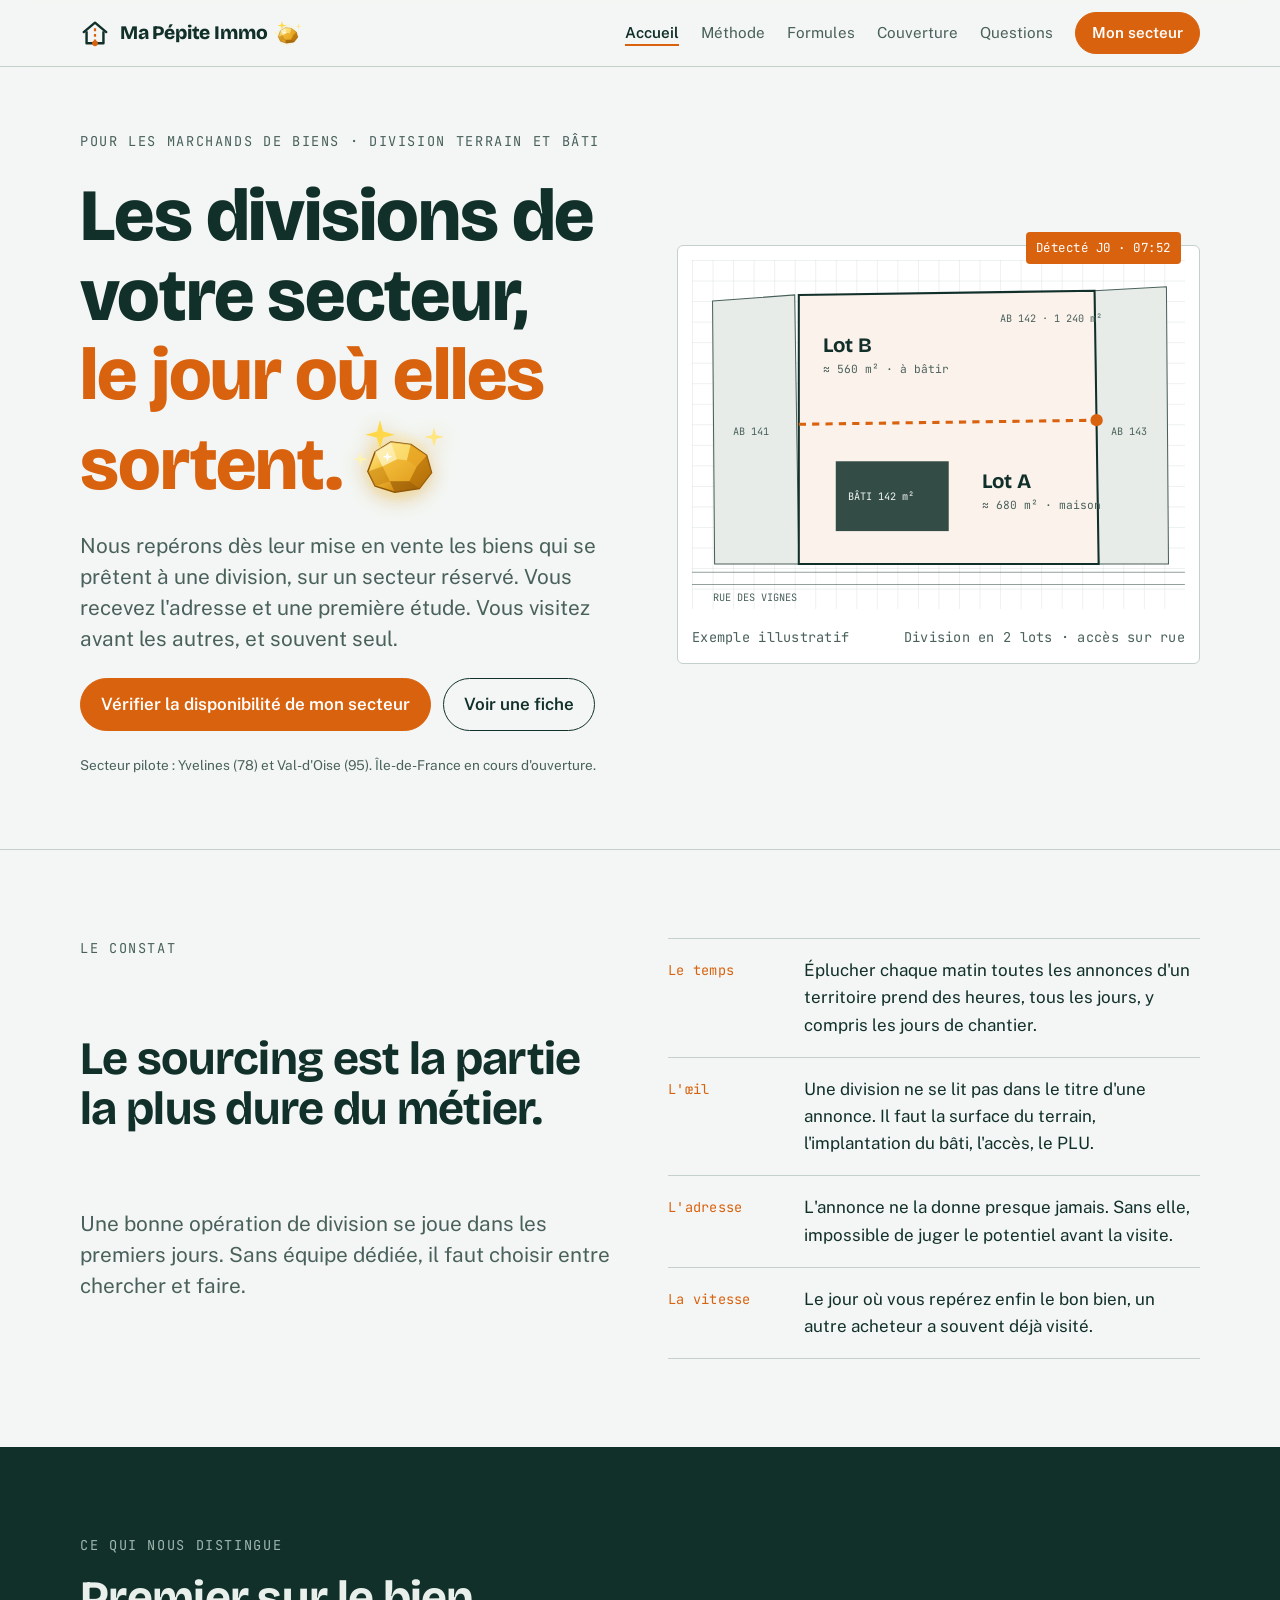
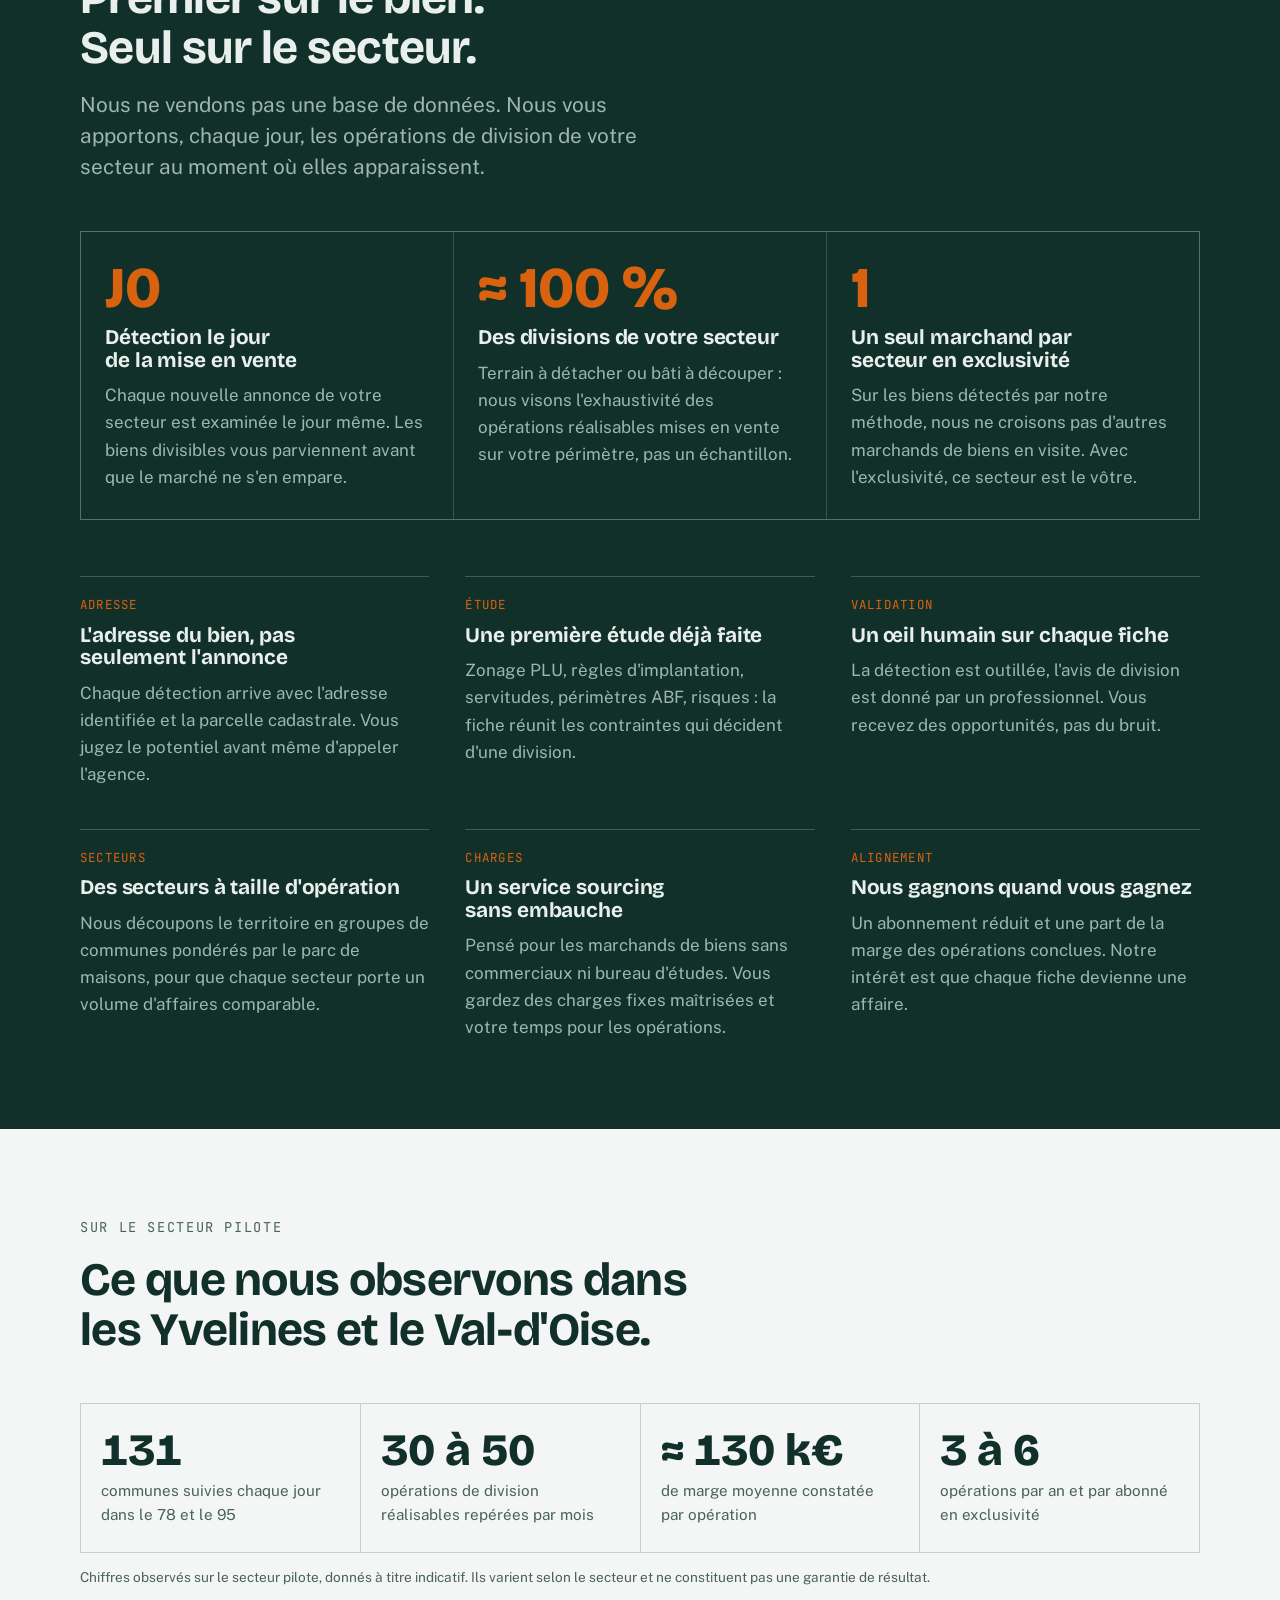
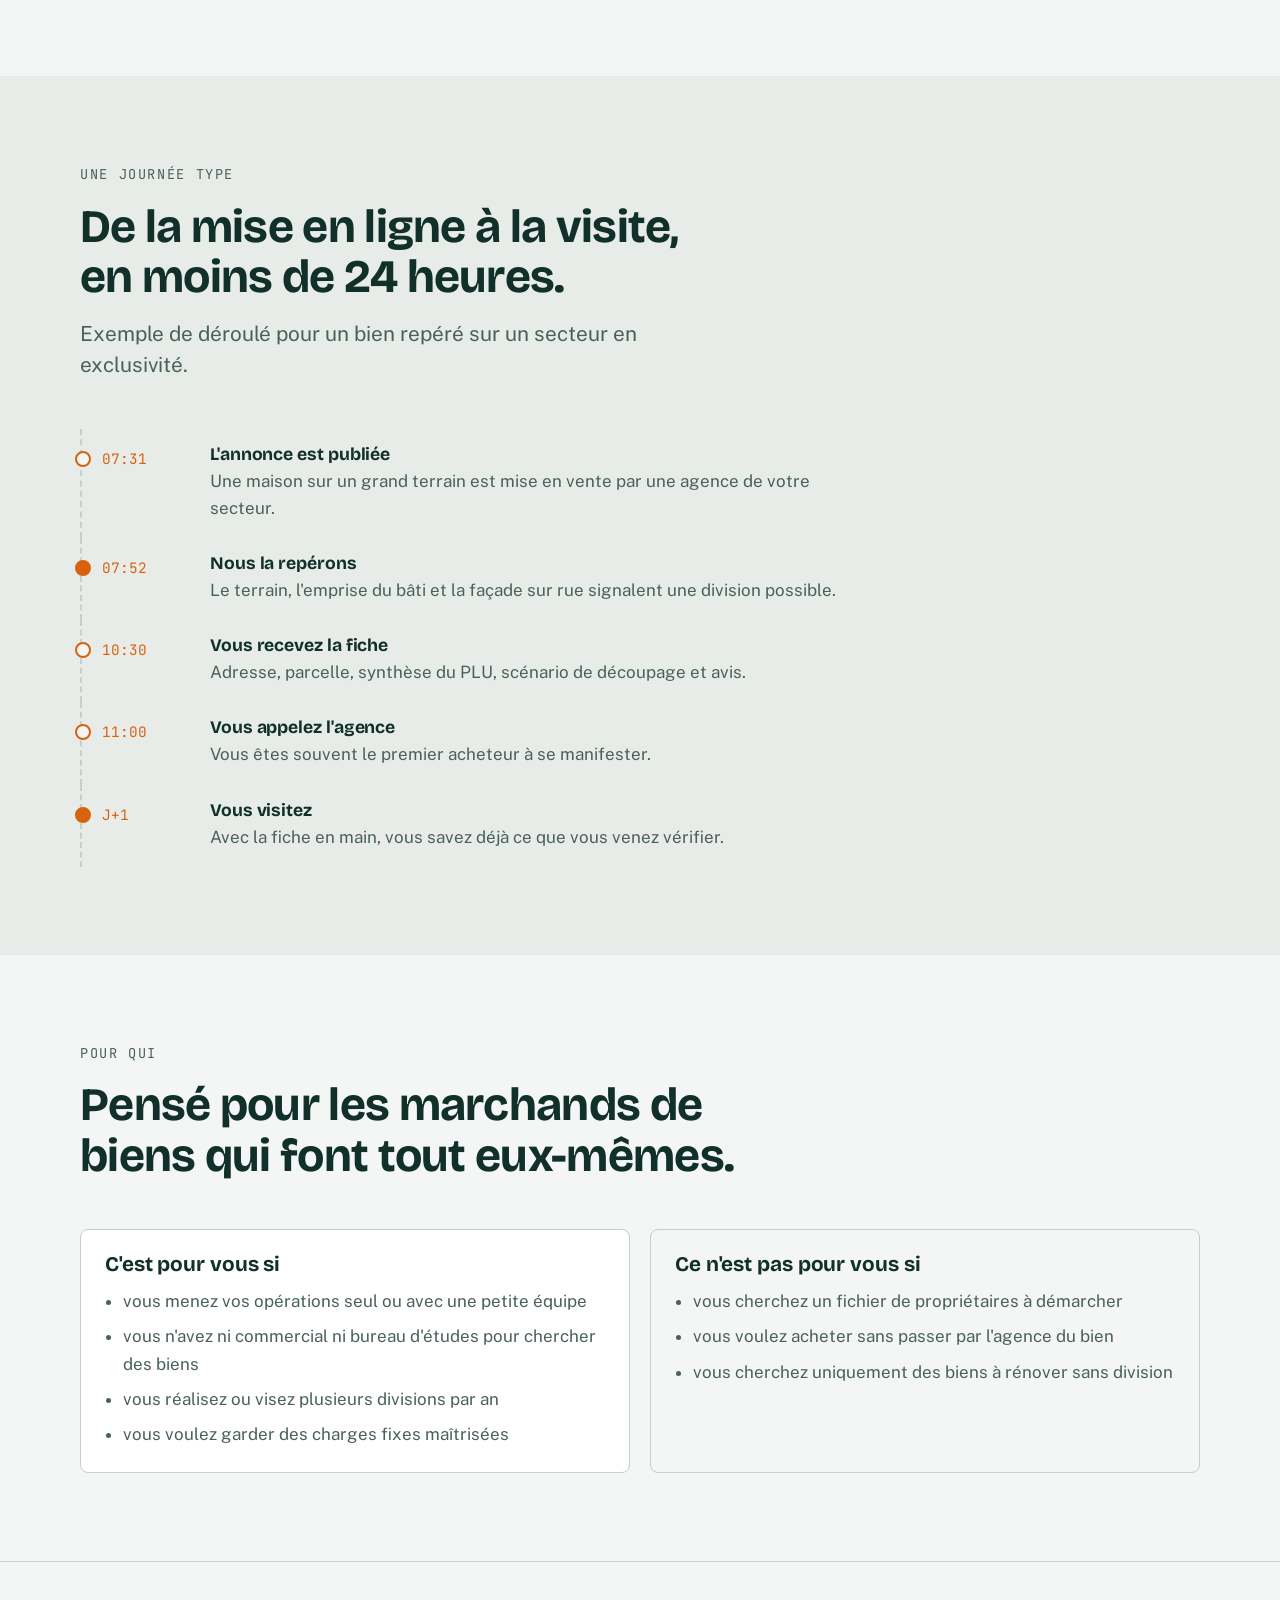
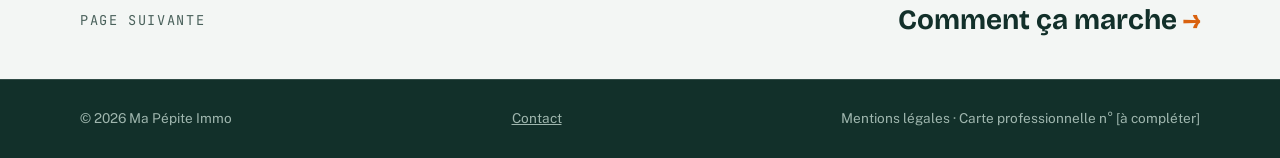
<file: index.html>
<!doctype html>
<html lang="fr">
<head>
<meta charset="utf-8">
<meta name="robots" content="noindex, nofollow">
<meta name="viewport" content="width=device-width, initial-scale=1, viewport-fit=cover">
<title>Ma Pépite Immo</title>
<link rel="preconnect" href="https://fonts.googleapis.com">
<link rel="preconnect" href="https://fonts.gstatic.com" crossorigin>
<link rel="stylesheet" href="https://fonts.googleapis.com/css2?family=Bricolage+Grotesque:opsz,wght@12..96,500;12..96,700;12..96,800&family=Public+Sans:ital,wght@0,400;0,500;0,600;1,400&family=JetBrains+Mono:wght@400;500&display=swap">
<style>body{margin:0}img{max-width:100%}[hidden]{display:none!important}</style>
<link rel="stylesheet" href="style.css">
</head>
<body>
<header class="top">
  <div class="wrap">
    <a class="logo" href="index.html" aria-label="Accueil">
      <svg viewBox="0 0 32 32" aria-hidden="true">
        <path d="M4 15 L16 5 L28 15" fill="none" stroke="currentColor" stroke-width="2.6" stroke-linejoin="round" stroke-linecap="round"/>
        <path d="M7 14 V27 H25 V14" fill="none" stroke="currentColor" stroke-width="2.6" stroke-linejoin="round"/>
        <path style="stroke:var(--survey)" d="M16 11 V27" stroke-width="2.4" stroke-dasharray="3 3"/>
        <circle style="fill:var(--survey)" cx="16" cy="27" r="3"/>
      </svg>
      <span data-brand>Ma Pépite Immo</span>
      <svg class="nugget nugget-logo" viewBox="0 0 80 72" aria-hidden="true">
  <defs>
    <linearGradient id="ngL" x1="0" y1="0" x2="1" y2="1">
      <stop offset="0" stop-color="#fff3b0"/><stop offset="0.35" stop-color="#f5c542"/><stop offset="0.7" stop-color="#d48d12"/><stop offset="1" stop-color="#8f5507"/>
    </linearGradient>
    <radialGradient id="nsL" cx="0.5" cy="0.5" r="0.5"><stop offset="0" stop-color="#fffbe6"/><stop offset="1" stop-color="#ffe27a" stop-opacity="0"/></radialGradient>
  </defs>
  <circle class="glow" cx="38" cy="42" r="30" fill="url(#nsL)"/>
  <path d="M14 46 L20 30 L33 22 L49 24 L62 33 L66 47 L56 60 L36 63 L20 58 Z" fill="url(#ngL)" stroke="#8f5507" stroke-width="1.2" stroke-linejoin="round"/>
  <path d="M20 30 L33 22 L38 36 L26 42 Z" fill="#fff6c8" opacity="0.75"/>
  <path d="M33 22 L49 24 L46 37 L38 36 Z" fill="#ffe680" opacity="0.7"/>
  <path d="M49 24 L62 33 L54 42 L46 37 Z" fill="#e8a826" opacity="0.8"/>
  <path d="M26 42 L38 36 L46 37 L54 42 L48 54 L32 54 Z" fill="#f2b632" opacity="0.6"/>
  <path d="M54 42 L62 33 L66 47 L56 60 L48 54 Z" fill="#b8730c" opacity="0.7"/>
  <path d="M14 46 L26 42 L32 54 L20 58 Z" fill="#c98512" opacity="0.6"/>
  <path d="M32 54 L48 54 L56 60 L36 63 Z" fill="#9c5f08" opacity="0.7"/>
  <path class="spark s1" d="M24 4 L26.5 13.5 L36 16 L26.5 18.5 L24 28 L21.5 18.5 L12 16 L21.5 13.5 Z" fill="#ffd84a"/>
  <path class="spark s2" d="M68 10 L69.6 16.4 L76 18 L69.6 19.6 L68 26 L66.4 19.6 L60 18 L66.4 16.4 Z" fill="#ffe680"/>
  <path class="spark s3" d="M8 30 L9.2 34.8 L14 36 L9.2 37.2 L8 42 L6.8 37.2 L2 36 L6.8 34.8 Z" fill="#fff3b0"/>
  <path class="spark s4" d="M30 30 L31 33 L34 34 L31 35 L30 38 L29 35 L26 34 L29 33 Z" fill="#ffffff"/>
</svg>
    </a>
    <nav class="nav" aria-label="Menu">
      <a href="index.html" aria-current="page">Accueil</a>
      <a href="methode.html">Méthode</a>
      <a href="formules.html">Formules</a>
      <a href="couverture.html">Couverture</a>
      <a href="questions.html">Questions</a>
      <a class="btn btn-primary" href="contact.html">Mon secteur</a>
    </nav>
  </div>
</header>

<main>
  <section class="hero" style="padding-block:0">
    <div class="wrap">
      <div class="hero-copy">
        <span class="eyebrow">Pour les marchands de biens · Division terrain et bâti</span>
        <h1>Les divisions de votre secteur, <em>le jour où elles sortent.</em><svg class="nugget nugget-hero" viewBox="0 0 80 72" aria-hidden="true">
  <defs>
    <linearGradient id="ngH" x1="0" y1="0" x2="1" y2="1">
      <stop offset="0" stop-color="#fff3b0"/><stop offset="0.35" stop-color="#f5c542"/><stop offset="0.7" stop-color="#d48d12"/><stop offset="1" stop-color="#8f5507"/>
    </linearGradient>
    <radialGradient id="nsH" cx="0.5" cy="0.5" r="0.5"><stop offset="0" stop-color="#fffbe6"/><stop offset="1" stop-color="#ffe27a" stop-opacity="0"/></radialGradient>
  </defs>
  <circle class="glow" cx="38" cy="42" r="30" fill="url(#nsH)"/>
  <path d="M14 46 L20 30 L33 22 L49 24 L62 33 L66 47 L56 60 L36 63 L20 58 Z" fill="url(#ngH)" stroke="#8f5507" stroke-width="1.2" stroke-linejoin="round"/>
  <path d="M20 30 L33 22 L38 36 L26 42 Z" fill="#fff6c8" opacity="0.75"/>
  <path d="M33 22 L49 24 L46 37 L38 36 Z" fill="#ffe680" opacity="0.7"/>
  <path d="M49 24 L62 33 L54 42 L46 37 Z" fill="#e8a826" opacity="0.8"/>
  <path d="M26 42 L38 36 L46 37 L54 42 L48 54 L32 54 Z" fill="#f2b632" opacity="0.6"/>
  <path d="M54 42 L62 33 L66 47 L56 60 L48 54 Z" fill="#b8730c" opacity="0.7"/>
  <path d="M14 46 L26 42 L32 54 L20 58 Z" fill="#c98512" opacity="0.6"/>
  <path d="M32 54 L48 54 L56 60 L36 63 Z" fill="#9c5f08" opacity="0.7"/>
  <path class="spark s1" d="M24 4 L26.5 13.5 L36 16 L26.5 18.5 L24 28 L21.5 18.5 L12 16 L21.5 13.5 Z" fill="#ffd84a"/>
  <path class="spark s2" d="M68 10 L69.6 16.4 L76 18 L69.6 19.6 L68 26 L66.4 19.6 L60 18 L66.4 16.4 Z" fill="#ffe680"/>
  <path class="spark s3" d="M8 30 L9.2 34.8 L14 36 L9.2 37.2 L8 42 L6.8 37.2 L2 36 L6.8 34.8 Z" fill="#fff3b0"/>
  <path class="spark s4" d="M30 30 L31 33 L34 34 L31 35 L30 38 L29 35 L26 34 L29 33 Z" fill="#ffffff"/>
</svg></h1>
        <p class="lede">Nous repérons dès leur mise en vente les biens qui se prêtent à une division, sur un secteur réservé. Vous recevez l'adresse et une première étude. Vous visitez avant les autres, et souvent seul.</p>
        <div class="hero-actions">
          <a class="btn btn-primary" href="contact.html">Vérifier la disponibilité de mon secteur</a>
          <a class="btn btn-ghost" href="methode.html#fiche">Voir une fiche</a>
        </div>
        <p class="hero-note">Secteur pilote : Yvelines (78) et Val-d'Oise (95). Île-de-France en cours d'ouverture.</p>
      </div>

      <figure class="plan-frame" style="margin:0">
        <span class="stamp">Détecté J0 · 07:52</span>
        <svg class="plan" viewBox="0 0 480 340" role="img" aria-label="Plan de parcelle avec une ligne de division en deux lots">
          <defs>
            <pattern id="grid" width="20" height="20" patternUnits="userSpaceOnUse">
              <path style="stroke:var(--line)" d="M20 0 H0 V20" fill="none" stroke-width="0.6"/>
            </pattern>
          </defs>
          <rect x="0" y="0" width="480" height="340" fill="url(#grid)"/>
          <!-- voies -->
          <path style="stroke:var(--ink-soft)" d="M0 304 H480" stroke-width="1" opacity="0.6"/>
          <path style="stroke:var(--ink-soft)" d="M0 316 H480" stroke-width="1" opacity="0.6"/>
          <text style="fill:var(--ink-soft)" x="20" y="332" font-family="JetBrains Mono, monospace" font-size="10">RUE DES VIGNES</text>
          <!-- parcelles voisines -->
          <path style="fill:var(--paper-2);stroke:var(--ink-soft)" d="M20 40 L100 34 L104 296 L22 296 Z" stroke-width="1"/>
          <path style="fill:var(--paper-2);stroke:var(--ink-soft)" d="M392 30 L462 26 L464 296 L396 296 Z" stroke-width="1"/>
          <text style="fill:var(--ink-soft)" x="40" y="170" font-family="JetBrains Mono, monospace" font-size="10">AB 141</text>
          <text style="fill:var(--ink-soft)" x="408" y="170" font-family="JetBrains Mono, monospace" font-size="10">AB 143</text>
          <!-- parcelle cible -->
          <path style="fill:color-mix(in srgb, var(--survey) 8%, var(--card));stroke:var(--ink)" d="M104 34 L392 30 L396 296 L104 296 Z" stroke-width="2"/>
          <!-- maison existante -->
          <rect style="fill:var(--ink)" x="140" y="196" width="110" height="68" opacity="0.85"/>
          <text style="fill:var(--paper)" x="152" y="234" font-family="JetBrains Mono, monospace" font-size="10">BÂTI 142 m²</text>
          <!-- ligne de division -->
          <path style="stroke:var(--survey)" class="cut" d="M104 160 L394 156" stroke-width="3" fill="none"/>
          <circle style="fill:var(--survey)" cx="394" cy="156" r="6"/>
          <!-- lots -->
          <text style="fill:var(--ink)" x="128" y="90" font-family="Bricolage Grotesque, sans-serif" font-weight="700" font-size="20">Lot B</text>
          <text style="fill:var(--ink-soft)" x="128" y="110" font-family="JetBrains Mono, monospace" font-size="11">≈ 560 m² · à bâtir</text>
          <text style="fill:var(--ink)" x="282" y="222" font-family="Bricolage Grotesque, sans-serif" font-weight="700" font-size="20">Lot A</text>
          <text style="fill:var(--ink-soft)" x="282" y="242" font-family="JetBrains Mono, monospace" font-size="11">≈ 680 m² · maison</text>
          <text style="fill:var(--ink-soft)" x="300" y="60" font-family="JetBrains Mono, monospace" font-size="10">AB 142 · 1 240 m²</text>
        </svg>
        <figcaption class="plan-caption mono"><span>Exemple illustratif</span><span>Division en 2 lots · accès sur rue</span></figcaption>
      </figure>
    </div>
  </section>
<hr class="rule">
  <section class="constat">
    <div class="wrap">
      <div class="section-head" style="margin:0">
        <span class="eyebrow">Le constat</span>
        <h2>Le sourcing est la partie la plus dure du métier.</h2>
        <p class="lede">Une bonne opération de division se joue dans les premiers jours. Sans équipe dédiée, il faut choisir entre chercher et faire.</p>
      </div>
      <ul>
        <li><span class="mono">Le temps</span><p>Éplucher chaque matin toutes les annonces d'un territoire prend des heures, tous les jours, y compris les jours de chantier.</p></li>
        <li><span class="mono">L'œil</span><p>Une division ne se lit pas dans le titre d'une annonce. Il faut la surface du terrain, l'implantation du bâti, l'accès, le PLU.</p></li>
        <li><span class="mono">L'adresse</span><p>L'annonce ne la donne presque jamais. Sans elle, impossible de juger le potentiel avant la visite.</p></li>
        <li><span class="mono">La vitesse</span><p>Le jour où vous repérez enfin le bon bien, un autre acheteur a souvent déjà visité.</p></li>
      </ul>
    </div>
  </section>
  <section class="diff" id="difference">
    <div class="wrap">
      <div class="section-head">
        <span class="eyebrow">Ce qui nous distingue</span>
        <h2>Premier sur le bien. Seul sur le secteur.</h2>
        <p class="lede">Nous ne vendons pas une base de données. Nous vous apportons, chaque jour, les opérations de division de votre secteur au moment où elles apparaissent.</p>
      </div>

      <div class="diff-lead">
        <div>
          <span class="big">J0</span>
          <h3>Détection le jour de la mise en vente</h3>
          <p>Chaque nouvelle annonce de votre secteur est examinée le jour même. Les biens divisibles vous parviennent avant que le marché ne s'en empare.</p>
        </div>
        <div>
          <span class="big">≈ 100 %</span>
          <h3>Des divisions de votre secteur</h3>
          <p>Terrain à détacher ou bâti à découper : nous visons l'exhaustivité des opérations réalisables mises en vente sur votre périmètre, pas un échantillon.</p>
        </div>
        <div>
          <span class="big">1</span>
          <h3>Un seul marchand par secteur en exclusivité</h3>
          <p>Sur les biens détectés par notre méthode, nous ne croisons pas d'autres marchands de biens en visite. Avec l'exclusivité, ce secteur est le vôtre.</p>
        </div>
      </div>

      <div class="diff-grid">
        <div class="diff-item">
          <span class="tag">Adresse</span>
          <h3>L'adresse du bien, pas seulement l'annonce</h3>
          <p>Chaque détection arrive avec l'adresse identifiée et la parcelle cadastrale. Vous jugez le potentiel avant même d'appeler l'agence.</p>
        </div>
        <div class="diff-item">
          <span class="tag">Étude</span>
          <h3>Une première étude déjà faite</h3>
          <p>Zonage PLU, règles d'implantation, servitudes, périmètres ABF, risques : la fiche réunit les contraintes qui décident d'une division.</p>
        </div>
        <div class="diff-item">
          <span class="tag">Validation</span>
          <h3>Un œil humain sur chaque fiche</h3>
          <p>La détection est outillée, l'avis de division est donné par un professionnel. Vous recevez des opportunités, pas du bruit.</p>
        </div>
        <div class="diff-item">
          <span class="tag">Secteurs</span>
          <h3>Des secteurs à taille d'opération</h3>
          <p>Nous découpons le territoire en groupes de communes pondérés par le parc de maisons, pour que chaque secteur porte un volume d'affaires comparable.</p>
        </div>
        <div class="diff-item">
          <span class="tag">Charges</span>
          <h3>Un service sourcing sans embauche</h3>
          <p>Pensé pour les marchands de biens sans commerciaux ni bureau d'études. Vous gardez des charges fixes maîtrisées et votre temps pour les opérations.</p>
        </div>
        <div class="diff-item">
          <span class="tag">Alignement</span>
          <h3>Nous gagnons quand vous gagnez</h3>
          <p>Un abonnement réduit et une part de la marge des opérations conclues. Notre intérêt est que chaque fiche devienne une affaire.</p>
        </div>
      </div>
    </div>
  </section>

  <section class="chiffres">
    <div class="wrap">
      <div class="section-head">
        <span class="eyebrow">Sur le secteur pilote</span>
        <h2>Ce que nous observons dans les Yvelines et le Val-d'Oise.</h2>
      </div>
      <div class="figures">
        <div><span class="big">131</span><p>communes suivies chaque jour dans le 78 et le 95</p></div>
        <div><span class="big">30 à 50</span><p>opérations de division réalisables repérées par mois</p></div>
        <div><span class="big">≈ 130 k€</span><p>de marge moyenne constatée par opération</p></div>
        <div><span class="big">3 à 6</span><p>opérations par an et par abonné en exclusivité</p></div>
      </div>
      <p class="fine">Chiffres observés sur le secteur pilote, donnés à titre indicatif. Ils varient selon le secteur et ne constituent pas une garantie de résultat.</p>
    </div>
  </section>

  <section class="journee" style="background:var(--paper-2)">
    <div class="wrap">
      <div class="section-head">
        <span class="eyebrow">Une journée type</span>
        <h2>De la mise en ligne à la visite, en moins de 24 heures.</h2>
        <p class="lede">Exemple de déroulé pour un bien repéré sur un secteur en exclusivité.</p>
      </div>
      <ol class="day">
        <li><time>07:31</time><div><h3>L'annonce est publiée</h3><p>Une maison sur un grand terrain est mise en vente par une agence de votre secteur.</p></div></li>
        <li class="gold"><time>07:52</time><div><h3>Nous la repérons</h3><p>Le terrain, l'emprise du bâti et la façade sur rue signalent une division possible.</p></div></li>
        <li><time>10:30</time><div><h3>Vous recevez la fiche</h3><p>Adresse, parcelle, synthèse du PLU, scénario de découpage et avis.</p></div></li>
        <li><time>11:00</time><div><h3>Vous appelez l'agence</h3><p>Vous êtes souvent le premier acheteur à se manifester.</p></div></li>
        <li class="gold"><time>J+1</time><div><h3>Vous visitez</h3><p>Avec la fiche en main, vous savez déjà ce que vous venez vérifier.</p></div></li>
      </ol>
    </div>
  </section>

  <section class="pourqui">
    <div class="wrap">
      <div class="section-head">
        <span class="eyebrow">Pour qui</span>
        <h2>Pensé pour les marchands de biens qui font tout eux-mêmes.</h2>
      </div>
      <div class="who-grid">
        <div class="who-card">
          <h3>C'est pour vous si</h3>
          <ul>
            <li>vous menez vos opérations seul ou avec une petite équipe</li>
            <li>vous n'avez ni commercial ni bureau d'études pour chercher des biens</li>
            <li>vous réalisez ou visez plusieurs divisions par an</li>
            <li>vous voulez garder des charges fixes maîtrisées</li>
          </ul>
        </div>
        <div class="who-card no">
          <h3>Ce n'est pas pour vous si</h3>
          <ul>
            <li>vous cherchez un fichier de propriétaires à démarcher</li>
            <li>vous voulez acheter sans passer par l'agence du bien</li>
            <li>vous cherchez uniquement des biens à rénover sans division</li>
          </ul>
        </div>
      </div>
    </div>
  </section>

</main>
<aside class="next">
  <div class="wrap">
    <span class="eyebrow">Page suivante</span>
    <a class="go" href="methode.html">Comment ça marche <span>→</span></a>
  </div>
</aside>
<footer>
  <div class="wrap">
    <span>© 2026 Ma Pépite Immo</span>
    <a href="contact.html">Contact</a>
    <span>Mentions légales · Carte professionnelle n° [à compléter]</span>
  </div>
</footer>
</body>
</html>
</file>
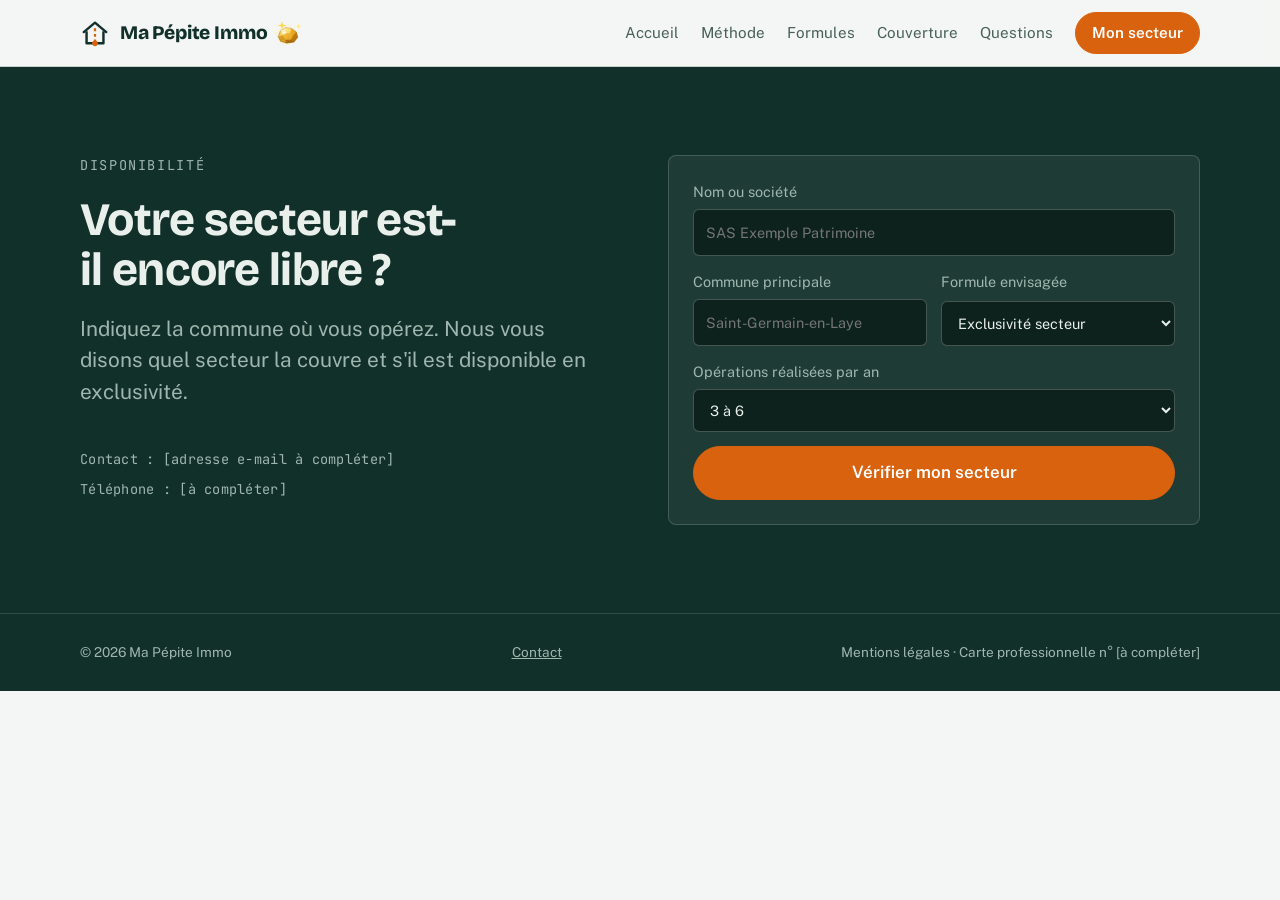
<file: contact.html>
<!doctype html>
<html lang="fr">
<head>
<meta charset="utf-8">
<meta name="robots" content="noindex, nofollow">
<meta name="viewport" content="width=device-width, initial-scale=1, viewport-fit=cover">
<title>Contact · Ma Pépite Immo</title>
<link rel="preconnect" href="https://fonts.googleapis.com">
<link rel="preconnect" href="https://fonts.gstatic.com" crossorigin>
<link rel="stylesheet" href="https://fonts.googleapis.com/css2?family=Bricolage+Grotesque:opsz,wght@12..96,500;12..96,700;12..96,800&family=Public+Sans:ital,wght@0,400;0,500;0,600;1,400&family=JetBrains+Mono:wght@400;500&display=swap">
<style>body{margin:0}img{max-width:100%}[hidden]{display:none!important}</style>
<link rel="stylesheet" href="style.css">
</head>
<body>
<header class="top">
  <div class="wrap">
    <a class="logo" href="index.html" aria-label="Accueil">
      <svg viewBox="0 0 32 32" aria-hidden="true">
        <path d="M4 15 L16 5 L28 15" fill="none" stroke="currentColor" stroke-width="2.6" stroke-linejoin="round" stroke-linecap="round"/>
        <path d="M7 14 V27 H25 V14" fill="none" stroke="currentColor" stroke-width="2.6" stroke-linejoin="round"/>
        <path style="stroke:var(--survey)" d="M16 11 V27" stroke-width="2.4" stroke-dasharray="3 3"/>
        <circle style="fill:var(--survey)" cx="16" cy="27" r="3"/>
      </svg>
      <span data-brand>Ma Pépite Immo</span>
      <svg class="nugget nugget-logo" viewBox="0 0 80 72" aria-hidden="true">
  <defs>
    <linearGradient id="ngL" x1="0" y1="0" x2="1" y2="1">
      <stop offset="0" stop-color="#fff3b0"/><stop offset="0.35" stop-color="#f5c542"/><stop offset="0.7" stop-color="#d48d12"/><stop offset="1" stop-color="#8f5507"/>
    </linearGradient>
    <radialGradient id="nsL" cx="0.5" cy="0.5" r="0.5"><stop offset="0" stop-color="#fffbe6"/><stop offset="1" stop-color="#ffe27a" stop-opacity="0"/></radialGradient>
  </defs>
  <circle class="glow" cx="38" cy="42" r="30" fill="url(#nsL)"/>
  <path d="M14 46 L20 30 L33 22 L49 24 L62 33 L66 47 L56 60 L36 63 L20 58 Z" fill="url(#ngL)" stroke="#8f5507" stroke-width="1.2" stroke-linejoin="round"/>
  <path d="M20 30 L33 22 L38 36 L26 42 Z" fill="#fff6c8" opacity="0.75"/>
  <path d="M33 22 L49 24 L46 37 L38 36 Z" fill="#ffe680" opacity="0.7"/>
  <path d="M49 24 L62 33 L54 42 L46 37 Z" fill="#e8a826" opacity="0.8"/>
  <path d="M26 42 L38 36 L46 37 L54 42 L48 54 L32 54 Z" fill="#f2b632" opacity="0.6"/>
  <path d="M54 42 L62 33 L66 47 L56 60 L48 54 Z" fill="#b8730c" opacity="0.7"/>
  <path d="M14 46 L26 42 L32 54 L20 58 Z" fill="#c98512" opacity="0.6"/>
  <path d="M32 54 L48 54 L56 60 L36 63 Z" fill="#9c5f08" opacity="0.7"/>
  <path class="spark s1" d="M24 4 L26.5 13.5 L36 16 L26.5 18.5 L24 28 L21.5 18.5 L12 16 L21.5 13.5 Z" fill="#ffd84a"/>
  <path class="spark s2" d="M68 10 L69.6 16.4 L76 18 L69.6 19.6 L68 26 L66.4 19.6 L60 18 L66.4 16.4 Z" fill="#ffe680"/>
  <path class="spark s3" d="M8 30 L9.2 34.8 L14 36 L9.2 37.2 L8 42 L6.8 37.2 L2 36 L6.8 34.8 Z" fill="#fff3b0"/>
  <path class="spark s4" d="M30 30 L31 33 L34 34 L31 35 L30 38 L29 35 L26 34 L29 33 Z" fill="#ffffff"/>
</svg>
    </a>
    <nav class="nav" aria-label="Menu">
      <a href="index.html">Accueil</a>
      <a href="methode.html">Méthode</a>
      <a href="formules.html">Formules</a>
      <a href="couverture.html">Couverture</a>
      <a href="questions.html">Questions</a>
      <a class="btn btn-primary" href="contact.html" aria-current="page">Mon secteur</a>
    </nav>
  </div>
</header>

<main>
  <section class="contact" id="contact">
    <div class="wrap">
      <div style="display:grid;gap:18px">
        <span class="eyebrow" style="color:var(--band-soft)">Disponibilité</span>
        <h2>Votre secteur est-il encore libre ?</h2>
        <p class="lede">Indiquez la commune où vous opérez. Nous vous disons quel secteur la couvre et s'il est disponible en exclusivité.</p>
        <div class="coords mono">
          <span>Contact : [adresse e-mail à compléter]</span>
          <span>Téléphone : [à compléter]</span>
        </div>
      </div>
      <form id="dispo" novalidate action="#contact" onsubmit="return false">
        <label for="f-nom">Nom ou société
          <input id="f-nom" name="nom" type="text" autocomplete="organization" placeholder="SAS Exemple Patrimoine">
        </label>
        <div class="row">
          <label for="f-commune">Commune principale
            <input id="f-commune" name="commune" type="text" placeholder="Saint-Germain-en-Laye" required>
          </label>
          <label for="f-formule">Formule envisagée
            <select id="f-formule" name="formule">
              <option>Exclusivité secteur</option>
              <option>Flux partagé</option>
              <option>Lot départemental</option>
            </select>
          </label>
        </div>
        <label for="f-ops">Opérations réalisées par an
          <select id="f-ops" name="ops">
            <option>1 à 2</option>
            <option selected>3 à 6</option>
            <option>Plus de 6</option>
          </select>
        </label>
        <button class="btn btn-primary" type="button" id="f-send" style="justify-content:center">Vérifier mon secteur</button>
        <p class="msg" id="f-msg" aria-live="polite" hidden></p>
      </form>
    </div>
  </section>
</main>
<footer>
  <div class="wrap">
    <span>© 2026 Ma Pépite Immo</span>
    <a href="contact.html">Contact</a>
    <span>Mentions légales · Carte professionnelle n° [à compléter]</span>
  </div>
</footer>
<script>
  document.getElementById("f-send").addEventListener("click", () => {
    const commune = document.getElementById("f-commune").value.trim();
    const msg = document.getElementById("f-msg");
    msg.hidden = false;
    msg.textContent = commune
      ? "Maquette : la demande pour " + commune + " n'est pas encore envoyée. Le formulaire sera branché à la mise en ligne."
      : "Indiquez une commune pour vérifier son secteur.";
  });
</script>
</body>
</html>
</file>
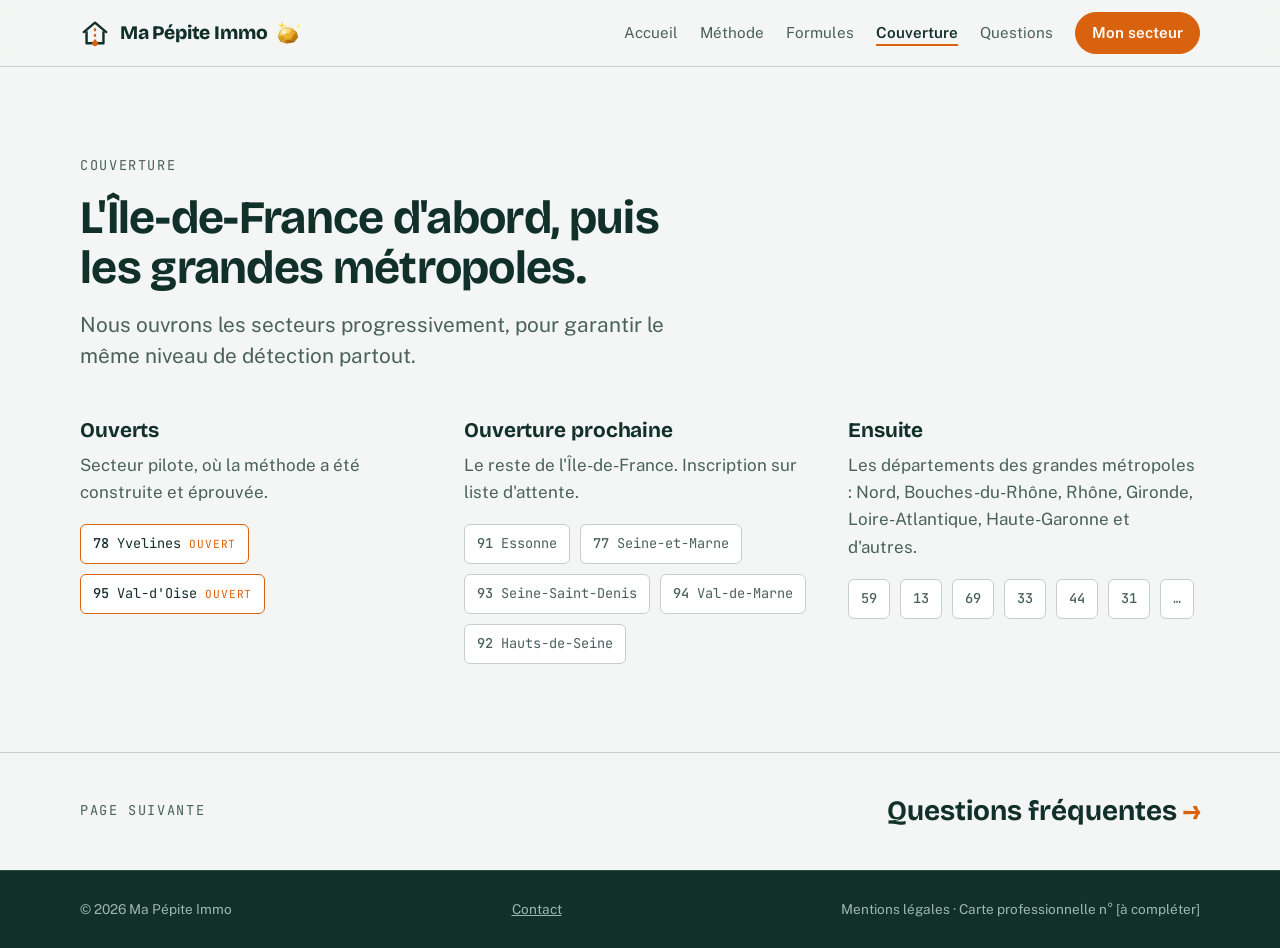
<file: couverture.html>
<!doctype html>
<html lang="fr">
<head>
<meta charset="utf-8">
<meta name="robots" content="noindex, nofollow">
<meta name="viewport" content="width=device-width, initial-scale=1, viewport-fit=cover">
<title>Couverture · Ma Pépite Immo</title>
<link rel="preconnect" href="https://fonts.googleapis.com">
<link rel="preconnect" href="https://fonts.gstatic.com" crossorigin>
<link rel="stylesheet" href="https://fonts.googleapis.com/css2?family=Bricolage+Grotesque:opsz,wght@12..96,500;12..96,700;12..96,800&family=Public+Sans:ital,wght@0,400;0,500;0,600;1,400&family=JetBrains+Mono:wght@400;500&display=swap">
<style>body{margin:0}img{max-width:100%}[hidden]{display:none!important}</style>
<link rel="stylesheet" href="style.css">
</head>
<body>
<header class="top">
  <div class="wrap">
    <a class="logo" href="index.html" aria-label="Accueil">
      <svg viewBox="0 0 32 32" aria-hidden="true">
        <path d="M4 15 L16 5 L28 15" fill="none" stroke="currentColor" stroke-width="2.6" stroke-linejoin="round" stroke-linecap="round"/>
        <path d="M7 14 V27 H25 V14" fill="none" stroke="currentColor" stroke-width="2.6" stroke-linejoin="round"/>
        <path style="stroke:var(--survey)" d="M16 11 V27" stroke-width="2.4" stroke-dasharray="3 3"/>
        <circle style="fill:var(--survey)" cx="16" cy="27" r="3"/>
      </svg>
      <span data-brand>Ma Pépite Immo</span>
      <svg class="nugget nugget-logo" viewBox="0 0 80 72" aria-hidden="true">
  <defs>
    <linearGradient id="ngL" x1="0" y1="0" x2="1" y2="1">
      <stop offset="0" stop-color="#fff3b0"/><stop offset="0.35" stop-color="#f5c542"/><stop offset="0.7" stop-color="#d48d12"/><stop offset="1" stop-color="#8f5507"/>
    </linearGradient>
    <radialGradient id="nsL" cx="0.5" cy="0.5" r="0.5"><stop offset="0" stop-color="#fffbe6"/><stop offset="1" stop-color="#ffe27a" stop-opacity="0"/></radialGradient>
  </defs>
  <circle class="glow" cx="38" cy="42" r="30" fill="url(#nsL)"/>
  <path d="M14 46 L20 30 L33 22 L49 24 L62 33 L66 47 L56 60 L36 63 L20 58 Z" fill="url(#ngL)" stroke="#8f5507" stroke-width="1.2" stroke-linejoin="round"/>
  <path d="M20 30 L33 22 L38 36 L26 42 Z" fill="#fff6c8" opacity="0.75"/>
  <path d="M33 22 L49 24 L46 37 L38 36 Z" fill="#ffe680" opacity="0.7"/>
  <path d="M49 24 L62 33 L54 42 L46 37 Z" fill="#e8a826" opacity="0.8"/>
  <path d="M26 42 L38 36 L46 37 L54 42 L48 54 L32 54 Z" fill="#f2b632" opacity="0.6"/>
  <path d="M54 42 L62 33 L66 47 L56 60 L48 54 Z" fill="#b8730c" opacity="0.7"/>
  <path d="M14 46 L26 42 L32 54 L20 58 Z" fill="#c98512" opacity="0.6"/>
  <path d="M32 54 L48 54 L56 60 L36 63 Z" fill="#9c5f08" opacity="0.7"/>
  <path class="spark s1" d="M24 4 L26.5 13.5 L36 16 L26.5 18.5 L24 28 L21.5 18.5 L12 16 L21.5 13.5 Z" fill="#ffd84a"/>
  <path class="spark s2" d="M68 10 L69.6 16.4 L76 18 L69.6 19.6 L68 26 L66.4 19.6 L60 18 L66.4 16.4 Z" fill="#ffe680"/>
  <path class="spark s3" d="M8 30 L9.2 34.8 L14 36 L9.2 37.2 L8 42 L6.8 37.2 L2 36 L6.8 34.8 Z" fill="#fff3b0"/>
  <path class="spark s4" d="M30 30 L31 33 L34 34 L31 35 L30 38 L29 35 L26 34 L29 33 Z" fill="#ffffff"/>
</svg>
    </a>
    <nav class="nav" aria-label="Menu">
      <a href="index.html">Accueil</a>
      <a href="methode.html">Méthode</a>
      <a href="formules.html">Formules</a>
      <a href="couverture.html" aria-current="page">Couverture</a>
      <a href="questions.html">Questions</a>
      <a class="btn btn-primary" href="contact.html">Mon secteur</a>
    </nav>
  </div>
</header>

<main>
  <section id="couverture">
    <div class="wrap">
      <div class="section-head">
        <span class="eyebrow">Couverture</span>
        <h2>L'Île-de-France d'abord, puis les grandes métropoles.</h2>
        <p class="lede">Nous ouvrons les secteurs progressivement, pour garantir le même niveau de détection partout.</p>
      </div>
      <div class="phases">
        <div class="phase">
          <h3>Ouverts</h3>
          <p>Secteur pilote, où la méthode a été construite et éprouvée.</p>
          <div class="depts">
            <span class="dept open"><b>78</b> Yvelines</span>
            <span class="dept open"><b>95</b> Val-d'Oise</span>
          </div>
        </div>
        <div class="phase">
          <h3>Ouverture prochaine</h3>
          <p>Le reste de l'Île-de-France. Inscription sur liste d'attente.</p>
          <div class="depts">
            <span class="dept next"><b>91</b> Essonne</span>
            <span class="dept next"><b>77</b> Seine-et-Marne</span>
            <span class="dept next"><b>93</b> Seine-Saint-Denis</span>
            <span class="dept next"><b>94</b> Val-de-Marne</span>
            <span class="dept next"><b>92</b> Hauts-de-Seine</span>
          </div>
        </div>
        <div class="phase">
          <h3>Ensuite</h3>
          <p>Les départements des grandes métropoles : Nord, Bouches-du-Rhône, Rhône, Gironde, Loire-Atlantique, Haute-Garonne et d'autres.</p>
          <div class="depts">
            <span class="dept next"><b>59</b></span><span class="dept next"><b>13</b></span><span class="dept next"><b>69</b></span><span class="dept next"><b>33</b></span><span class="dept next"><b>44</b></span><span class="dept next"><b>31</b></span><span class="dept next"><b>…</b></span>
          </div>
        </div>
      </div>
    </div>
  </section>
</main>
<aside class="next">
  <div class="wrap">
    <span class="eyebrow">Page suivante</span>
    <a class="go" href="questions.html">Questions fréquentes <span>→</span></a>
  </div>
</aside>
<footer>
  <div class="wrap">
    <span>© 2026 Ma Pépite Immo</span>
    <a href="contact.html">Contact</a>
    <span>Mentions légales · Carte professionnelle n° [à compléter]</span>
  </div>
</footer>
</body>
</html>
</file>
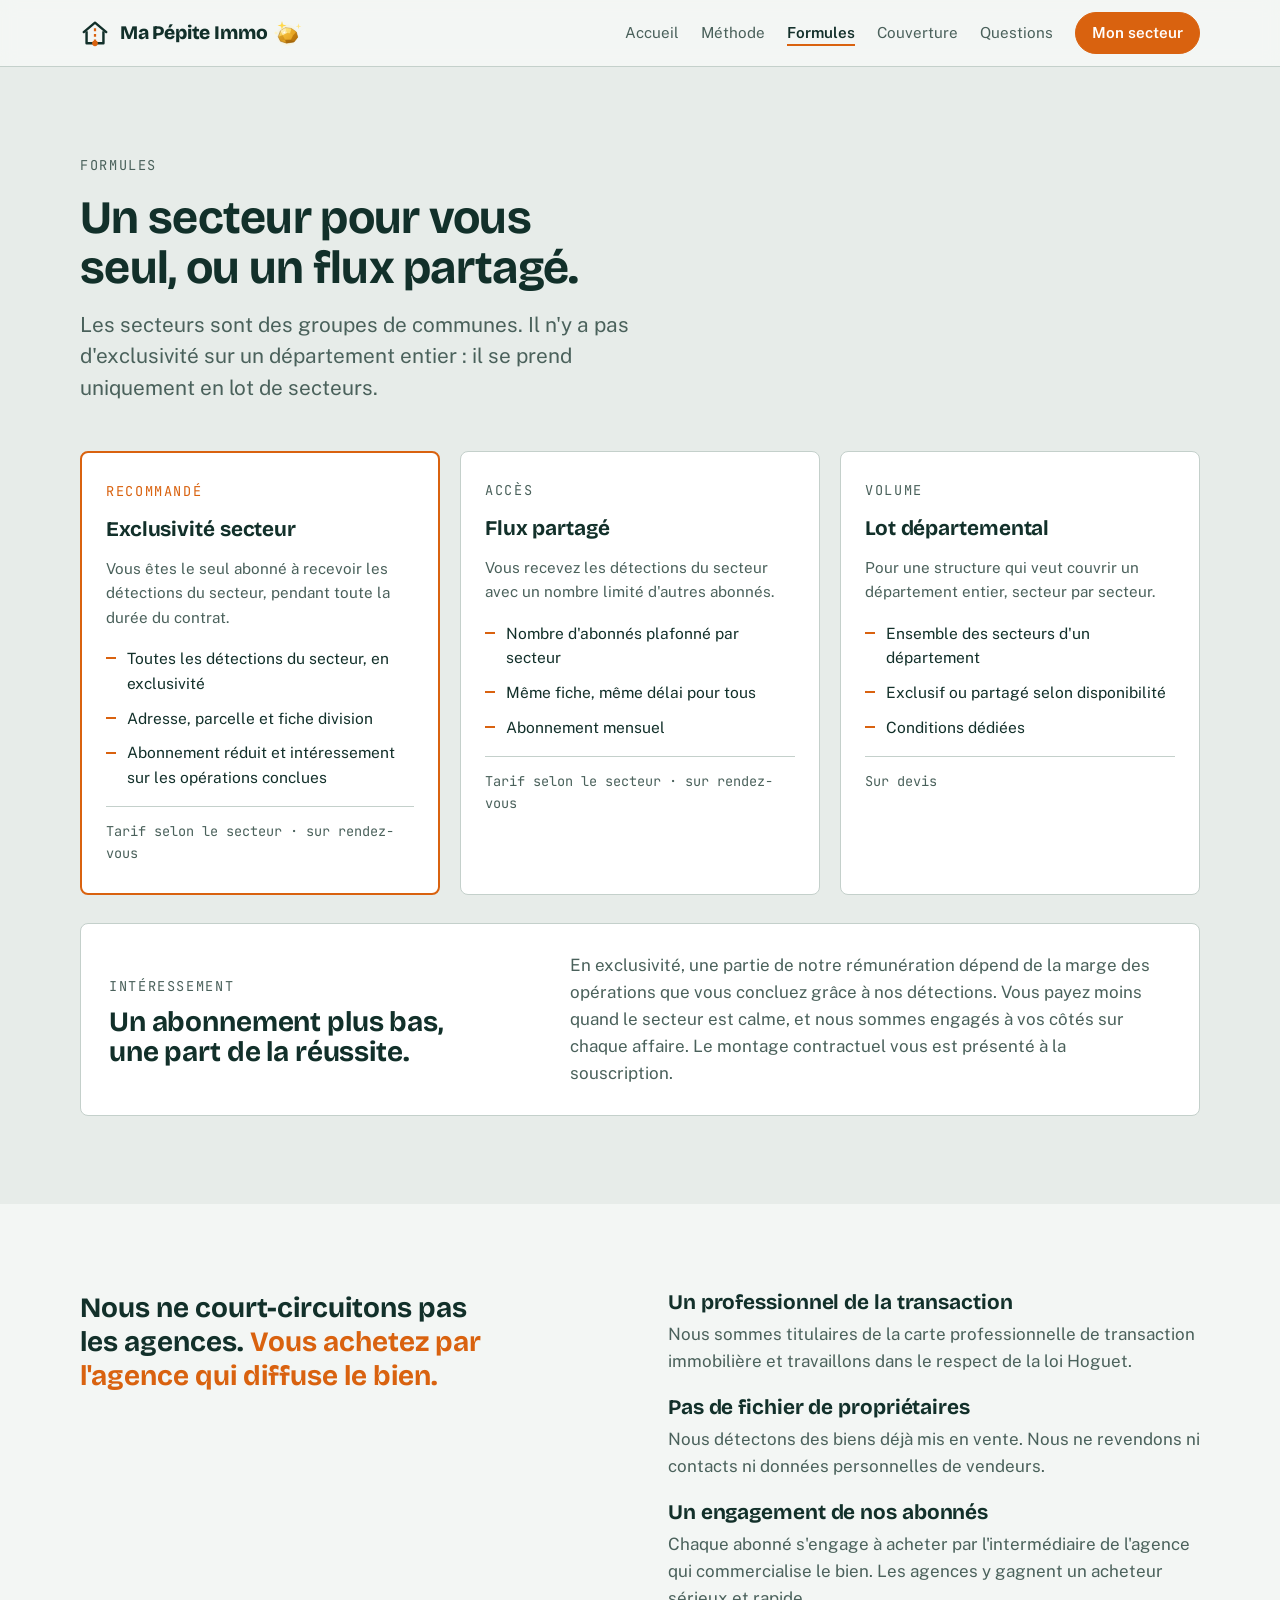
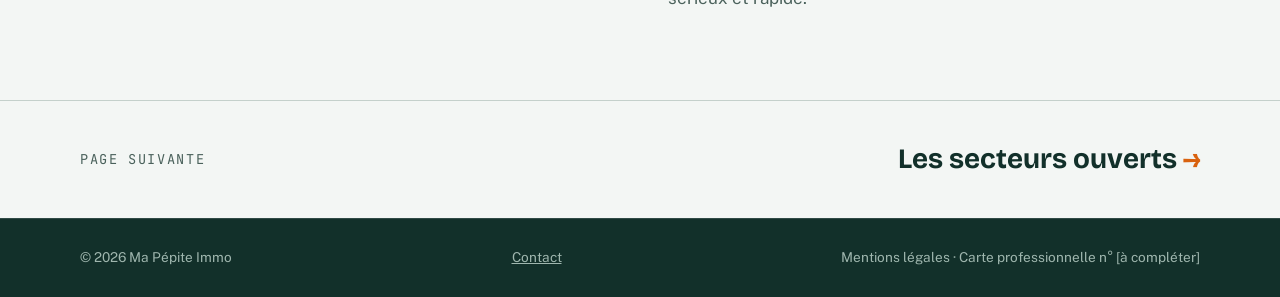
<file: formules.html>
<!doctype html>
<html lang="fr">
<head>
<meta charset="utf-8">
<meta name="robots" content="noindex, nofollow">
<meta name="viewport" content="width=device-width, initial-scale=1, viewport-fit=cover">
<title>Formules · Ma Pépite Immo</title>
<link rel="preconnect" href="https://fonts.googleapis.com">
<link rel="preconnect" href="https://fonts.gstatic.com" crossorigin>
<link rel="stylesheet" href="https://fonts.googleapis.com/css2?family=Bricolage+Grotesque:opsz,wght@12..96,500;12..96,700;12..96,800&family=Public+Sans:ital,wght@0,400;0,500;0,600;1,400&family=JetBrains+Mono:wght@400;500&display=swap">
<style>body{margin:0}img{max-width:100%}[hidden]{display:none!important}</style>
<link rel="stylesheet" href="style.css">
</head>
<body>
<header class="top">
  <div class="wrap">
    <a class="logo" href="index.html" aria-label="Accueil">
      <svg viewBox="0 0 32 32" aria-hidden="true">
        <path d="M4 15 L16 5 L28 15" fill="none" stroke="currentColor" stroke-width="2.6" stroke-linejoin="round" stroke-linecap="round"/>
        <path d="M7 14 V27 H25 V14" fill="none" stroke="currentColor" stroke-width="2.6" stroke-linejoin="round"/>
        <path style="stroke:var(--survey)" d="M16 11 V27" stroke-width="2.4" stroke-dasharray="3 3"/>
        <circle style="fill:var(--survey)" cx="16" cy="27" r="3"/>
      </svg>
      <span data-brand>Ma Pépite Immo</span>
      <svg class="nugget nugget-logo" viewBox="0 0 80 72" aria-hidden="true">
  <defs>
    <linearGradient id="ngL" x1="0" y1="0" x2="1" y2="1">
      <stop offset="0" stop-color="#fff3b0"/><stop offset="0.35" stop-color="#f5c542"/><stop offset="0.7" stop-color="#d48d12"/><stop offset="1" stop-color="#8f5507"/>
    </linearGradient>
    <radialGradient id="nsL" cx="0.5" cy="0.5" r="0.5"><stop offset="0" stop-color="#fffbe6"/><stop offset="1" stop-color="#ffe27a" stop-opacity="0"/></radialGradient>
  </defs>
  <circle class="glow" cx="38" cy="42" r="30" fill="url(#nsL)"/>
  <path d="M14 46 L20 30 L33 22 L49 24 L62 33 L66 47 L56 60 L36 63 L20 58 Z" fill="url(#ngL)" stroke="#8f5507" stroke-width="1.2" stroke-linejoin="round"/>
  <path d="M20 30 L33 22 L38 36 L26 42 Z" fill="#fff6c8" opacity="0.75"/>
  <path d="M33 22 L49 24 L46 37 L38 36 Z" fill="#ffe680" opacity="0.7"/>
  <path d="M49 24 L62 33 L54 42 L46 37 Z" fill="#e8a826" opacity="0.8"/>
  <path d="M26 42 L38 36 L46 37 L54 42 L48 54 L32 54 Z" fill="#f2b632" opacity="0.6"/>
  <path d="M54 42 L62 33 L66 47 L56 60 L48 54 Z" fill="#b8730c" opacity="0.7"/>
  <path d="M14 46 L26 42 L32 54 L20 58 Z" fill="#c98512" opacity="0.6"/>
  <path d="M32 54 L48 54 L56 60 L36 63 Z" fill="#9c5f08" opacity="0.7"/>
  <path class="spark s1" d="M24 4 L26.5 13.5 L36 16 L26.5 18.5 L24 28 L21.5 18.5 L12 16 L21.5 13.5 Z" fill="#ffd84a"/>
  <path class="spark s2" d="M68 10 L69.6 16.4 L76 18 L69.6 19.6 L68 26 L66.4 19.6 L60 18 L66.4 16.4 Z" fill="#ffe680"/>
  <path class="spark s3" d="M8 30 L9.2 34.8 L14 36 L9.2 37.2 L8 42 L6.8 37.2 L2 36 L6.8 34.8 Z" fill="#fff3b0"/>
  <path class="spark s4" d="M30 30 L31 33 L34 34 L31 35 L30 38 L29 35 L26 34 L29 33 Z" fill="#ffffff"/>
</svg>
    </a>
    <nav class="nav" aria-label="Menu">
      <a href="index.html">Accueil</a>
      <a href="methode.html">Méthode</a>
      <a href="formules.html" aria-current="page">Formules</a>
      <a href="couverture.html">Couverture</a>
      <a href="questions.html">Questions</a>
      <a class="btn btn-primary" href="contact.html">Mon secteur</a>
    </nav>
  </div>
</header>

<main>
  <section class="formules" id="formules">
    <div class="wrap">
      <div class="section-head">
        <span class="eyebrow">Formules</span>
        <h2>Un secteur pour vous seul, ou un flux partagé.</h2>
        <p class="lede">Les secteurs sont des groupes de communes. Il n'y a pas d'exclusivité sur un département entier : il se prend uniquement en lot de secteurs.</p>
      </div>

      <div class="plans">
        <div class="plan-card featured">
          <span class="eyebrow" style="color:var(--survey)">Recommandé</span>
          <h3>Exclusivité secteur</h3>
          <p class="who">Vous êtes le seul abonné à recevoir les détections du secteur, pendant toute la durée du contrat.</p>
          <ul>
            <li>Toutes les détections du secteur, en exclusivité</li>
            <li>Adresse, parcelle et fiche division</li>
            <li>Abonnement réduit et intéressement sur les opérations conclues</li>
          </ul>
          <p class="price">Tarif selon le secteur · sur rendez-vous</p>
        </div>
        <div class="plan-card">
          <span class="eyebrow">Accès</span>
          <h3>Flux partagé</h3>
          <p class="who">Vous recevez les détections du secteur avec un nombre limité d'autres abonnés.</p>
          <ul>
            <li>Nombre d'abonnés plafonné par secteur</li>
            <li>Même fiche, même délai pour tous</li>
            <li>Abonnement mensuel</li>
          </ul>
          <p class="price">Tarif selon le secteur · sur rendez-vous</p>
        </div>
        <div class="plan-card">
          <span class="eyebrow">Volume</span>
          <h3>Lot départemental</h3>
          <p class="who">Pour une structure qui veut couvrir un département entier, secteur par secteur.</p>
          <ul>
            <li>Ensemble des secteurs d'un département</li>
            <li>Exclusif ou partagé selon disponibilité</li>
            <li>Conditions dédiées</li>
          </ul>
          <p class="price">Sur devis</p>
        </div>
      </div>

      <div class="interest">
        <div>
          <span class="eyebrow">Intéressement</span>
          <h3 style="font-size:var(--step-2);margin-top:8px">Un abonnement plus bas, une part de la réussite.</h3>
        </div>
        <p>En exclusivité, une partie de notre rémunération dépend de la marge des opérations que vous concluez grâce à nos détections. Vous payez moins quand le secteur est calme, et nous sommes engagés à vos côtés sur chaque affaire. Le montage contractuel vous est présenté à la souscription.</p>
      </div>
    </div>
  </section>
  <section class="engage">
    <div class="wrap">
      <blockquote>Nous ne court-circuitons pas les agences. <span>Vous achetez par l'agence qui diffuse le bien.</span></blockquote>
      <div class="points">
        <div>
          <h3>Un professionnel de la transaction</h3>
          <p>Nous sommes titulaires de la carte professionnelle de transaction immobilière et travaillons dans le respect de la loi Hoguet.</p>
        </div>
        <div>
          <h3>Pas de fichier de propriétaires</h3>
          <p>Nous détectons des biens déjà mis en vente. Nous ne revendons ni contacts ni données personnelles de vendeurs.</p>
        </div>
        <div>
          <h3>Un engagement de nos abonnés</h3>
          <p>Chaque abonné s'engage à acheter par l'intermédiaire de l'agence qui commercialise le bien. Les agences y gagnent un acheteur sérieux et rapide.</p>
        </div>
      </div>
    </div>
  </section>
</main>
<aside class="next">
  <div class="wrap">
    <span class="eyebrow">Page suivante</span>
    <a class="go" href="couverture.html">Les secteurs ouverts <span>→</span></a>
  </div>
</aside>
<footer>
  <div class="wrap">
    <span>© 2026 Ma Pépite Immo</span>
    <a href="contact.html">Contact</a>
    <span>Mentions légales · Carte professionnelle n° [à compléter]</span>
  </div>
</footer>
</body>
</html>
</file>
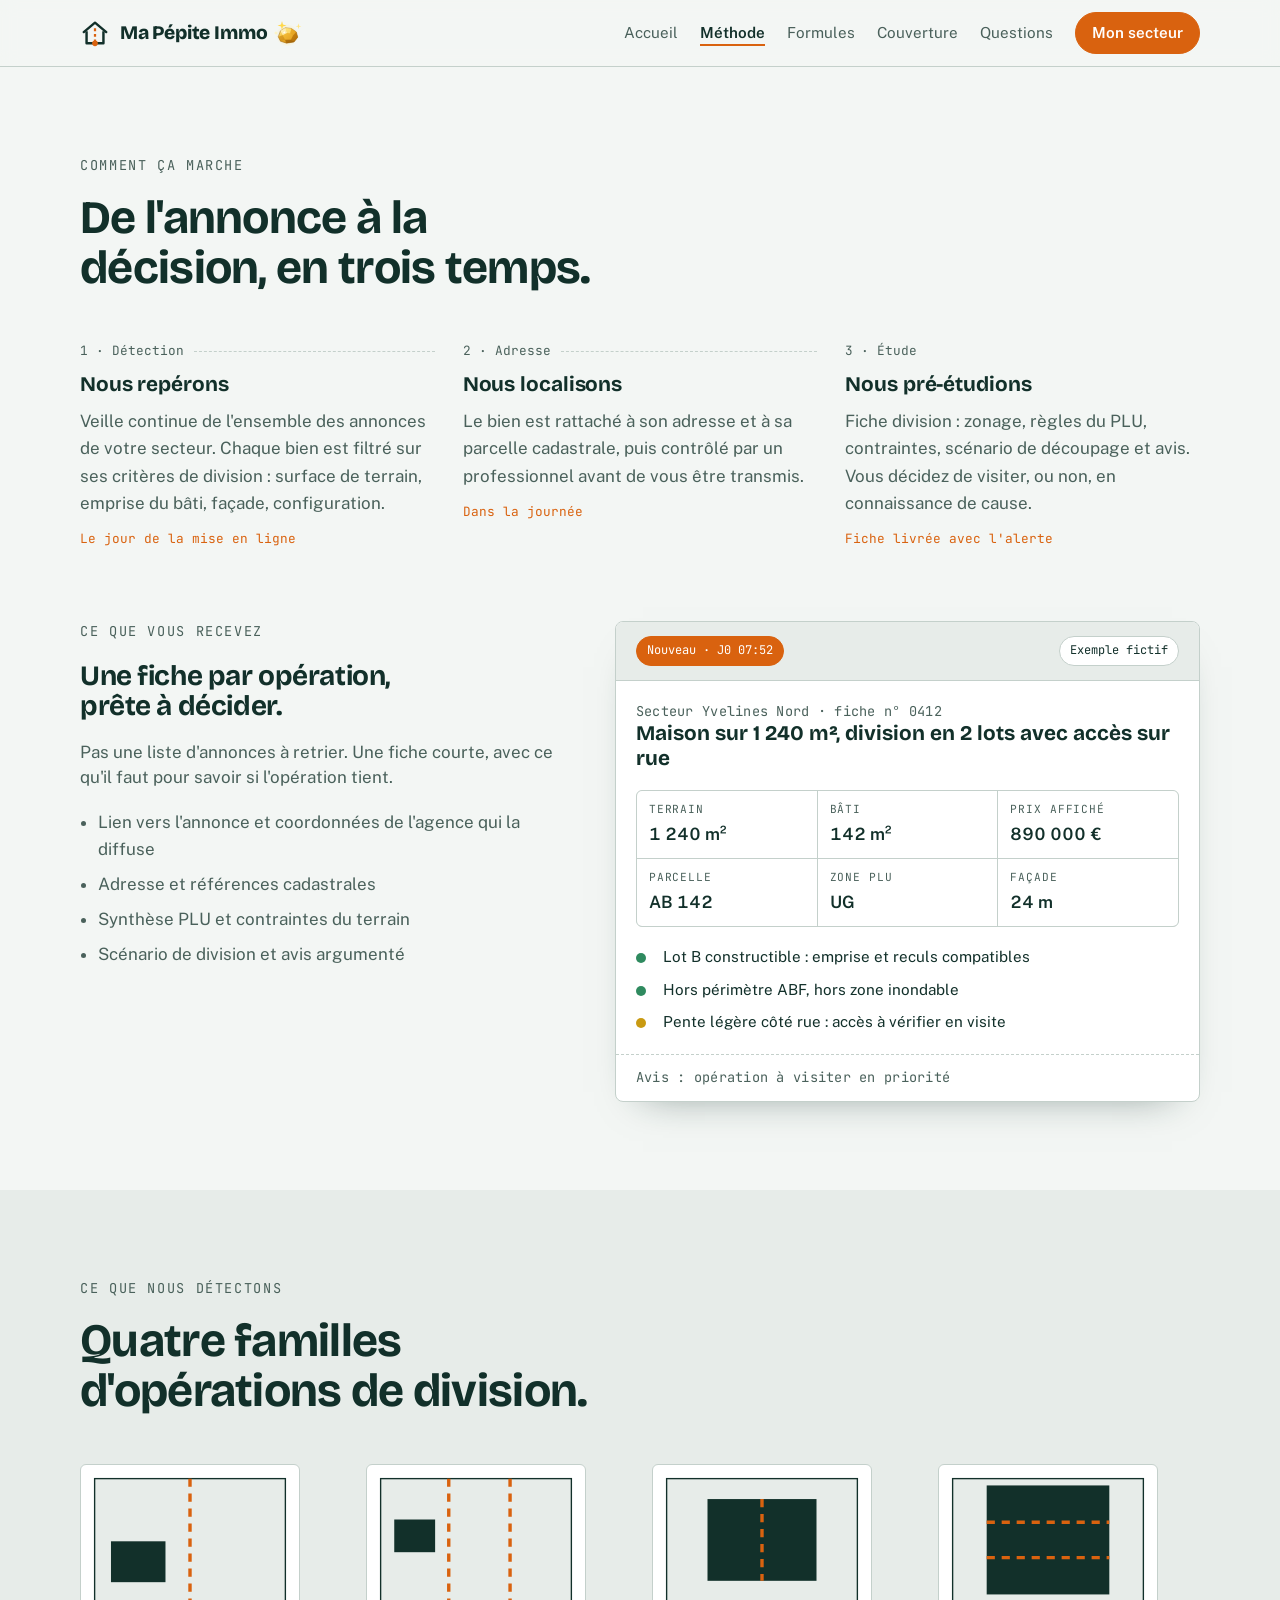
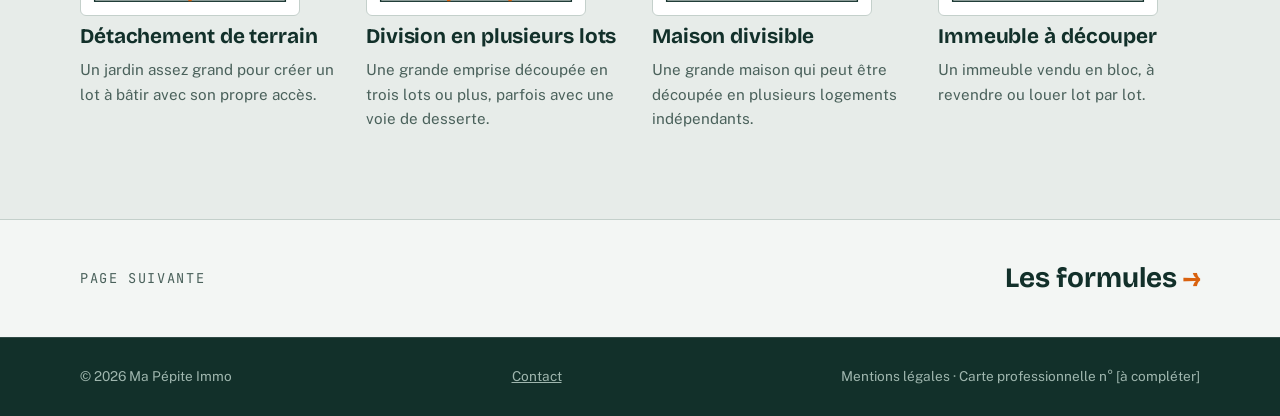
<file: methode.html>
<!doctype html>
<html lang="fr">
<head>
<meta charset="utf-8">
<meta name="robots" content="noindex, nofollow">
<meta name="viewport" content="width=device-width, initial-scale=1, viewport-fit=cover">
<title>Méthode · Ma Pépite Immo</title>
<link rel="preconnect" href="https://fonts.googleapis.com">
<link rel="preconnect" href="https://fonts.gstatic.com" crossorigin>
<link rel="stylesheet" href="https://fonts.googleapis.com/css2?family=Bricolage+Grotesque:opsz,wght@12..96,500;12..96,700;12..96,800&family=Public+Sans:ital,wght@0,400;0,500;0,600;1,400&family=JetBrains+Mono:wght@400;500&display=swap">
<style>body{margin:0}img{max-width:100%}[hidden]{display:none!important}</style>
<link rel="stylesheet" href="style.css">
</head>
<body>
<header class="top">
  <div class="wrap">
    <a class="logo" href="index.html" aria-label="Accueil">
      <svg viewBox="0 0 32 32" aria-hidden="true">
        <path d="M4 15 L16 5 L28 15" fill="none" stroke="currentColor" stroke-width="2.6" stroke-linejoin="round" stroke-linecap="round"/>
        <path d="M7 14 V27 H25 V14" fill="none" stroke="currentColor" stroke-width="2.6" stroke-linejoin="round"/>
        <path style="stroke:var(--survey)" d="M16 11 V27" stroke-width="2.4" stroke-dasharray="3 3"/>
        <circle style="fill:var(--survey)" cx="16" cy="27" r="3"/>
      </svg>
      <span data-brand>Ma Pépite Immo</span>
      <svg class="nugget nugget-logo" viewBox="0 0 80 72" aria-hidden="true">
  <defs>
    <linearGradient id="ngL" x1="0" y1="0" x2="1" y2="1">
      <stop offset="0" stop-color="#fff3b0"/><stop offset="0.35" stop-color="#f5c542"/><stop offset="0.7" stop-color="#d48d12"/><stop offset="1" stop-color="#8f5507"/>
    </linearGradient>
    <radialGradient id="nsL" cx="0.5" cy="0.5" r="0.5"><stop offset="0" stop-color="#fffbe6"/><stop offset="1" stop-color="#ffe27a" stop-opacity="0"/></radialGradient>
  </defs>
  <circle class="glow" cx="38" cy="42" r="30" fill="url(#nsL)"/>
  <path d="M14 46 L20 30 L33 22 L49 24 L62 33 L66 47 L56 60 L36 63 L20 58 Z" fill="url(#ngL)" stroke="#8f5507" stroke-width="1.2" stroke-linejoin="round"/>
  <path d="M20 30 L33 22 L38 36 L26 42 Z" fill="#fff6c8" opacity="0.75"/>
  <path d="M33 22 L49 24 L46 37 L38 36 Z" fill="#ffe680" opacity="0.7"/>
  <path d="M49 24 L62 33 L54 42 L46 37 Z" fill="#e8a826" opacity="0.8"/>
  <path d="M26 42 L38 36 L46 37 L54 42 L48 54 L32 54 Z" fill="#f2b632" opacity="0.6"/>
  <path d="M54 42 L62 33 L66 47 L56 60 L48 54 Z" fill="#b8730c" opacity="0.7"/>
  <path d="M14 46 L26 42 L32 54 L20 58 Z" fill="#c98512" opacity="0.6"/>
  <path d="M32 54 L48 54 L56 60 L36 63 Z" fill="#9c5f08" opacity="0.7"/>
  <path class="spark s1" d="M24 4 L26.5 13.5 L36 16 L26.5 18.5 L24 28 L21.5 18.5 L12 16 L21.5 13.5 Z" fill="#ffd84a"/>
  <path class="spark s2" d="M68 10 L69.6 16.4 L76 18 L69.6 19.6 L68 26 L66.4 19.6 L60 18 L66.4 16.4 Z" fill="#ffe680"/>
  <path class="spark s3" d="M8 30 L9.2 34.8 L14 36 L9.2 37.2 L8 42 L6.8 37.2 L2 36 L6.8 34.8 Z" fill="#fff3b0"/>
  <path class="spark s4" d="M30 30 L31 33 L34 34 L31 35 L30 38 L29 35 L26 34 L29 33 Z" fill="#ffffff"/>
</svg>
    </a>
    <nav class="nav" aria-label="Menu">
      <a href="index.html">Accueil</a>
      <a href="methode.html" aria-current="page">Méthode</a>
      <a href="formules.html">Formules</a>
      <a href="couverture.html">Couverture</a>
      <a href="questions.html">Questions</a>
      <a class="btn btn-primary" href="contact.html">Mon secteur</a>
    </nav>
  </div>
</header>

<main>
  <section id="methode">
    <div class="wrap">
      <div class="section-head">
        <span class="eyebrow">Comment ça marche</span>
        <h2>De l'annonce à la décision, en trois temps.</h2>
      </div>
      <div class="steps">
        <div class="step">
          <span class="n">1 · Détection</span>
          <h3>Nous repérons</h3>
          <p>Veille continue de l'ensemble des annonces de votre secteur. Chaque bien est filtré sur ses critères de division : surface de terrain, emprise du bâti, façade, configuration.</p>
          <span class="when">Le jour de la mise en ligne</span>
        </div>
        <div class="step">
          <span class="n">2 · Adresse</span>
          <h3>Nous localisons</h3>
          <p>Le bien est rattaché à son adresse et à sa parcelle cadastrale, puis contrôlé par un professionnel avant de vous être transmis.</p>
          <span class="when">Dans la journée</span>
        </div>
        <div class="step">
          <span class="n">3 · Étude</span>
          <h3>Nous pré-étudions</h3>
          <p>Fiche division : zonage, règles du PLU, contraintes, scénario de découpage et avis. Vous décidez de visiter, ou non, en connaissance de cause.</p>
          <span class="when">Fiche livrée avec l'alerte</span>
        </div>
      </div>

      <div class="fiche-wrap" id="fiche">
        <div class="text">
          <span class="eyebrow">Ce que vous recevez</span>
          <h2 style="font-size:var(--step-2)">Une fiche par opération, prête à décider.</h2>
          <p class="lede" style="font-size:var(--step-0)">Pas une liste d'annonces à retrier. Une fiche courte, avec ce qu'il faut pour savoir si l'opération tient.</p>
          <ul>
            <li>Lien vers l'annonce et coordonnées de l'agence qui la diffuse</li>
            <li>Adresse et références cadastrales</li>
            <li>Synthèse PLU et contraintes du terrain</li>
            <li>Scénario de division et avis argumenté</li>
          </ul>
        </div>

        <article class="fiche" aria-label="Exemple de fiche de détection">
          <div class="fiche-head">
            <span class="pill hot">Nouveau · J0 07:52</span>
            <span class="pill">Exemple fictif</span>
          </div>
          <div class="fiche-body">
            <div>
              <div class="mono" style="color:var(--ink-soft)">Secteur Yvelines Nord · fiche n° 0412</div>
              <div class="fiche-title">Maison sur 1 240 m², division en 2 lots avec accès sur rue</div>
            </div>
            <dl class="kv" style="margin:0">
              <div><dt>Terrain</dt><dd>1 240 m²</dd></div>
              <div><dt>Bâti</dt><dd>142 m²</dd></div>
              <div><dt>Prix affiché</dt><dd>890 000 €</dd></div>
              <div><dt>Parcelle</dt><dd>AB 142</dd></div>
              <div><dt>Zone PLU</dt><dd>UG</dd></div>
              <div><dt>Façade</dt><dd>24 m</dd></div>
            </dl>
            <ul class="checks">
              <li>Lot B constructible : emprise et reculs compatibles</li>
              <li>Hors périmètre ABF, hors zone inondable</li>
              <li class="warn">Pente légère côté rue : accès à vérifier en visite</li>
            </ul>
          </div>
          <div class="fiche-foot mono">Avis : opération à visiter en priorité</div>
        </article>
      </div>
    </div>
  </section>

  <section class="types" style="background:var(--paper-2)">
    <div class="wrap">
      <div class="section-head">
        <span class="eyebrow">Ce que nous détectons</span>
        <h2>Quatre familles d'opérations de division.</h2>
      </div>
      <div class="kinds">
        <div class="kind"><svg viewBox="0 0 160 110" aria-hidden="true"><rect x="10" y="10" width="140" height="90" style="fill:var(--paper-2);stroke:var(--ink)"/><rect x="22" y="56" width="40" height="30" style="fill:var(--ink)"/><path d="M80 10 V100" style="stroke:var(--survey)" stroke-width="2.5" stroke-dasharray="6 5" fill="none"/></svg><h3>Détachement de terrain</h3><p>Un jardin assez grand pour créer un lot à bâtir avec son propre accès.</p></div>
        <div class="kind"><svg viewBox="0 0 160 110" aria-hidden="true"><rect x="10" y="10" width="140" height="90" style="fill:var(--paper-2);stroke:var(--ink)"/><rect x="20" y="40" width="30" height="24" style="fill:var(--ink)"/><path d="M60 10 V100 M105 10 V100" style="stroke:var(--survey)" stroke-width="2.5" stroke-dasharray="6 5" fill="none"/></svg><h3>Division en plusieurs lots</h3><p>Une grande emprise découpée en trois lots ou plus, parfois avec une voie de desserte.</p></div>
        <div class="kind"><svg viewBox="0 0 160 110" aria-hidden="true"><rect x="10" y="10" width="140" height="90" style="fill:var(--paper-2);stroke:var(--ink)"/><rect x="40" y="25" width="80" height="60" style="fill:var(--ink)"/><path d="M80 25 V85" style="stroke:var(--survey)" stroke-width="2.5" stroke-dasharray="6 5" fill="none"/></svg><h3>Maison divisible</h3><p>Une grande maison qui peut être découpée en plusieurs logements indépendants.</p></div>
        <div class="kind"><svg viewBox="0 0 160 110" aria-hidden="true"><rect x="10" y="10" width="140" height="90" style="fill:var(--paper-2);stroke:var(--ink)"/><rect x="35" y="15" width="90" height="80" style="fill:var(--ink)"/><path d="M35 42 H125 M35 68 H125" style="stroke:var(--survey)" stroke-width="2.5" stroke-dasharray="6 5" fill="none"/></svg><h3>Immeuble à découper</h3><p>Un immeuble vendu en bloc, à revendre ou louer lot par lot.</p></div>
      </div>
    </div>
  </section>

</main>
<aside class="next">
  <div class="wrap">
    <span class="eyebrow">Page suivante</span>
    <a class="go" href="formules.html">Les formules <span>→</span></a>
  </div>
</aside>
<footer>
  <div class="wrap">
    <span>© 2026 Ma Pépite Immo</span>
    <a href="contact.html">Contact</a>
    <span>Mentions légales · Carte professionnelle n° [à compléter]</span>
  </div>
</footer>
</body>
</html>
</file>
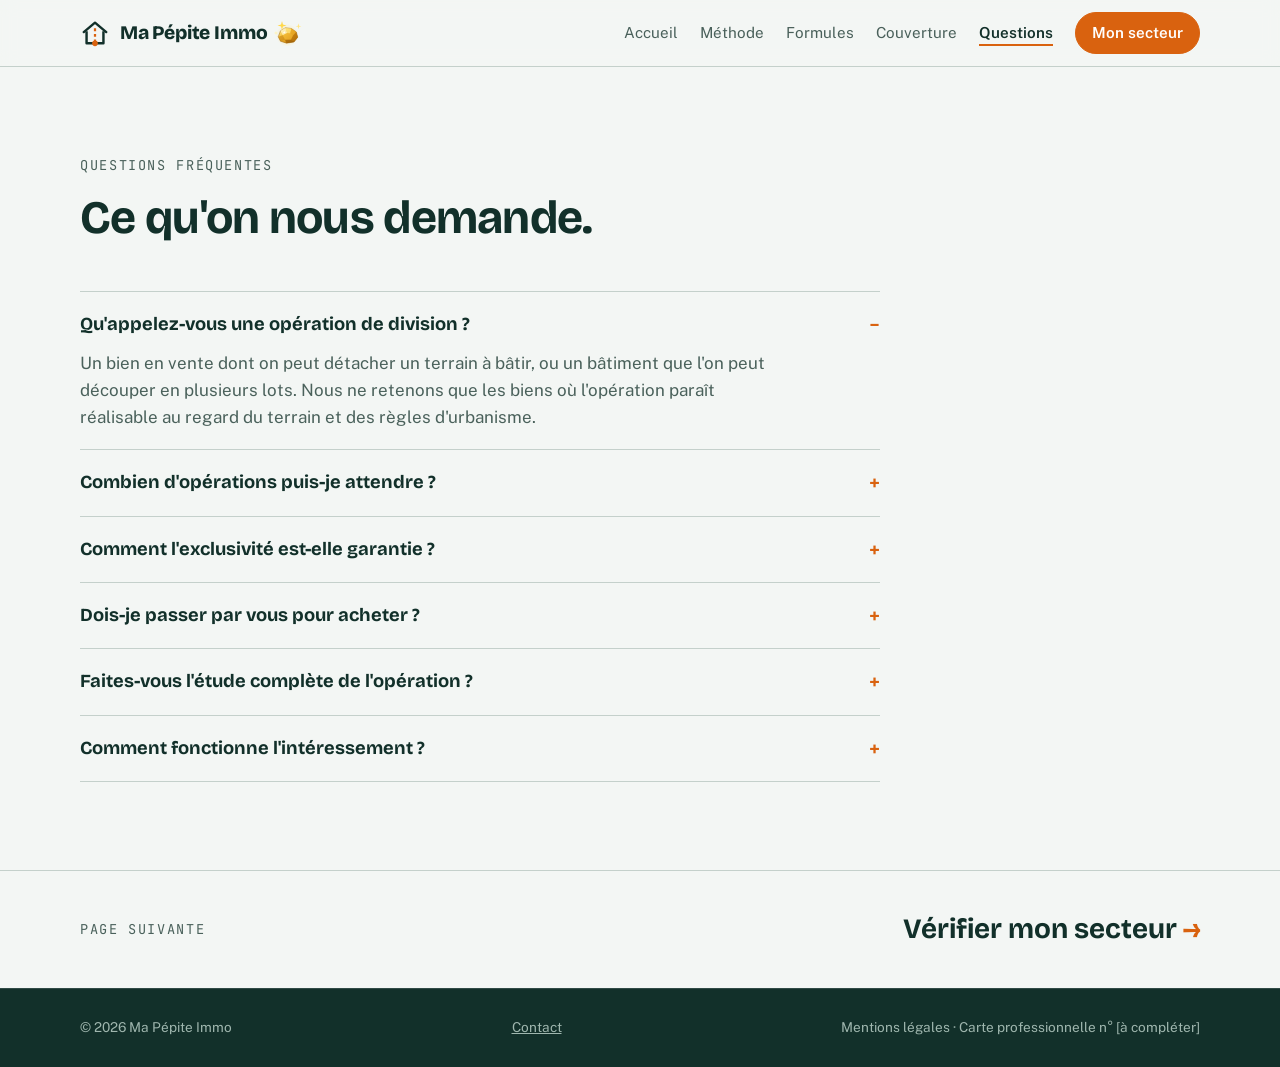
<file: questions.html>
<!doctype html>
<html lang="fr">
<head>
<meta charset="utf-8">
<meta name="robots" content="noindex, nofollow">
<meta name="viewport" content="width=device-width, initial-scale=1, viewport-fit=cover">
<title>Questions · Ma Pépite Immo</title>
<link rel="preconnect" href="https://fonts.googleapis.com">
<link rel="preconnect" href="https://fonts.gstatic.com" crossorigin>
<link rel="stylesheet" href="https://fonts.googleapis.com/css2?family=Bricolage+Grotesque:opsz,wght@12..96,500;12..96,700;12..96,800&family=Public+Sans:ital,wght@0,400;0,500;0,600;1,400&family=JetBrains+Mono:wght@400;500&display=swap">
<style>body{margin:0}img{max-width:100%}[hidden]{display:none!important}</style>
<link rel="stylesheet" href="style.css">
</head>
<body>
<header class="top">
  <div class="wrap">
    <a class="logo" href="index.html" aria-label="Accueil">
      <svg viewBox="0 0 32 32" aria-hidden="true">
        <path d="M4 15 L16 5 L28 15" fill="none" stroke="currentColor" stroke-width="2.6" stroke-linejoin="round" stroke-linecap="round"/>
        <path d="M7 14 V27 H25 V14" fill="none" stroke="currentColor" stroke-width="2.6" stroke-linejoin="round"/>
        <path style="stroke:var(--survey)" d="M16 11 V27" stroke-width="2.4" stroke-dasharray="3 3"/>
        <circle style="fill:var(--survey)" cx="16" cy="27" r="3"/>
      </svg>
      <span data-brand>Ma Pépite Immo</span>
      <svg class="nugget nugget-logo" viewBox="0 0 80 72" aria-hidden="true">
  <defs>
    <linearGradient id="ngL" x1="0" y1="0" x2="1" y2="1">
      <stop offset="0" stop-color="#fff3b0"/><stop offset="0.35" stop-color="#f5c542"/><stop offset="0.7" stop-color="#d48d12"/><stop offset="1" stop-color="#8f5507"/>
    </linearGradient>
    <radialGradient id="nsL" cx="0.5" cy="0.5" r="0.5"><stop offset="0" stop-color="#fffbe6"/><stop offset="1" stop-color="#ffe27a" stop-opacity="0"/></radialGradient>
  </defs>
  <circle class="glow" cx="38" cy="42" r="30" fill="url(#nsL)"/>
  <path d="M14 46 L20 30 L33 22 L49 24 L62 33 L66 47 L56 60 L36 63 L20 58 Z" fill="url(#ngL)" stroke="#8f5507" stroke-width="1.2" stroke-linejoin="round"/>
  <path d="M20 30 L33 22 L38 36 L26 42 Z" fill="#fff6c8" opacity="0.75"/>
  <path d="M33 22 L49 24 L46 37 L38 36 Z" fill="#ffe680" opacity="0.7"/>
  <path d="M49 24 L62 33 L54 42 L46 37 Z" fill="#e8a826" opacity="0.8"/>
  <path d="M26 42 L38 36 L46 37 L54 42 L48 54 L32 54 Z" fill="#f2b632" opacity="0.6"/>
  <path d="M54 42 L62 33 L66 47 L56 60 L48 54 Z" fill="#b8730c" opacity="0.7"/>
  <path d="M14 46 L26 42 L32 54 L20 58 Z" fill="#c98512" opacity="0.6"/>
  <path d="M32 54 L48 54 L56 60 L36 63 Z" fill="#9c5f08" opacity="0.7"/>
  <path class="spark s1" d="M24 4 L26.5 13.5 L36 16 L26.5 18.5 L24 28 L21.5 18.5 L12 16 L21.5 13.5 Z" fill="#ffd84a"/>
  <path class="spark s2" d="M68 10 L69.6 16.4 L76 18 L69.6 19.6 L68 26 L66.4 19.6 L60 18 L66.4 16.4 Z" fill="#ffe680"/>
  <path class="spark s3" d="M8 30 L9.2 34.8 L14 36 L9.2 37.2 L8 42 L6.8 37.2 L2 36 L6.8 34.8 Z" fill="#fff3b0"/>
  <path class="spark s4" d="M30 30 L31 33 L34 34 L31 35 L30 38 L29 35 L26 34 L29 33 Z" fill="#ffffff"/>
</svg>
    </a>
    <nav class="nav" aria-label="Menu">
      <a href="index.html">Accueil</a>
      <a href="methode.html">Méthode</a>
      <a href="formules.html">Formules</a>
      <a href="couverture.html">Couverture</a>
      <a href="questions.html" aria-current="page">Questions</a>
      <a class="btn btn-primary" href="contact.html">Mon secteur</a>
    </nav>
  </div>
</header>

<main>
  <section id="faq">
    <div class="wrap">
      <div class="section-head">
        <span class="eyebrow">Questions fréquentes</span>
        <h2>Ce qu'on nous demande.</h2>
      </div>
      <div class="faq-list">
        <details open>
          <summary>Qu'appelez-vous une opération de division ?</summary>
          <p>Un bien en vente dont on peut détacher un terrain à bâtir, ou un bâtiment que l'on peut découper en plusieurs lots. Nous ne retenons que les biens où l'opération paraît réalisable au regard du terrain et des règles d'urbanisme.</p>
        </details>
        <details>
          <summary>Combien d'opérations puis-je attendre ?</summary>
          <p>Cela dépend du secteur. Le volume est estimé avant la signature à partir du parc de maisons et de l'historique observé. Les secteurs sont découpés pour porter un volume d'affaires comparable.</p>
        </details>
        <details>
          <summary>Comment l'exclusivité est-elle garantie ?</summary>
          <p>Un secteur en exclusivité n'est attribué qu'à un seul abonné pour la durée du contrat. Les détections de ce secteur ne sont transmises à personne d'autre.</p>
        </details>
        <details>
          <summary>Dois-je passer par vous pour acheter ?</summary>
          <p>Non. Vous achetez par l'agence qui diffuse le bien, aux conditions de l'agence. Nous ne prenons pas de commission sur la transaction.</p>
        </details>
        <details>
          <summary>Faites-vous l'étude complète de l'opération ?</summary>
          <p>Nous livrons une pré-étude : contraintes d'urbanisme, scénario de division et avis. Le chiffrage définitif, le géomètre et le montage restent de votre ressort, avec vos partenaires.</p>
        </details>
        <details>
          <summary>Comment fonctionne l'intéressement ?</summary>
          <p>En exclusivité, une part de notre rémunération est liée à la marge des opérations conclues sur nos détections, en contrepartie d'un abonnement réduit. Les modalités exactes sont fixées au contrat.</p>
        </details>
      </div>
    </div>
  </section>
</main>
<aside class="next">
  <div class="wrap">
    <span class="eyebrow">Page suivante</span>
    <a class="go" href="contact.html">Vérifier mon secteur <span>→</span></a>
  </div>
</aside>
<footer>
  <div class="wrap">
    <span>© 2026 Ma Pépite Immo</span>
    <a href="contact.html">Contact</a>
    <span>Mentions légales · Carte professionnelle n° [à compléter]</span>
  </div>
</footer>
</body>
</html>
</file>
<file: style.css>
/* Layout : plan cadastral. Papier froid, encre vert d'ardoise, un seul trait d'arpenteur orange pour la division. Colonne éditoriale, sections en bandes pleine largeur. */
:root {
  --paper: #f3f6f4;
  --paper-2: #e7ece9;
  --ink: #12302a;
  --ink-soft: #4a615b;
  --line: #c4d0cb;
  --survey: #d9620f;
  --survey-ink: #ffffff;
  --band: #12302a;
  --band-fg: #e9f0ec;
  --band-soft: #9fb6ae;
  --card: #ffffff;
  --font-display: "Bricolage Grotesque", "Arial Narrow", system-ui, sans-serif;
  --font-body: "Public Sans", system-ui, -apple-system, "Segoe UI", sans-serif;
  --font-mono: "JetBrains Mono", ui-monospace, "SFMono-Regular", Menlo, monospace;
  --step--1: 0.85rem;
  --step-0: 1.0625rem;
  --step-1: 1.3rem;
  --step-2: 1.75rem;
  --step-3: clamp(2rem, 4.2vw, 2.9rem);
  --step-4: clamp(2.5rem, 6.4vw, 4.6rem);
  --wrap: 72rem;
}
@media (prefers-color-scheme: dark) {
  :root:not([data-theme="light"]) {
    --paper: #0e1916; --paper-2: #13221e; --ink: #e4ece8; --ink-soft: #9db0a9; --line: #2a3d37;
    --survey: #f0812f; --survey-ink: #1a0d03; --band: #08110f; --band-fg: #e4ece8; --band-soft: #8aa39a; --card: #15241f;
    color-scheme: dark;
  }
}
:root[data-theme="dark"] {
  --paper: #0e1916; --paper-2: #13221e; --ink: #e4ece8; --ink-soft: #9db0a9; --line: #2a3d37;
  --survey: #f0812f; --survey-ink: #1a0d03; --band: #08110f; --band-fg: #e4ece8; --band-soft: #8aa39a; --card: #15241f;
  color-scheme: dark;
}

* { box-sizing: border-box; }
body {
  background: var(--paper); color: var(--ink);
  font-family: var(--font-body); font-size: var(--step-0); line-height: 1.6;
  -webkit-font-smoothing: antialiased;
}
.wrap {
  max-width: var(--wrap); margin-inline: auto;
  padding-left: max(16px, env(safe-area-inset-left, 0px));
  padding-right: max(16px, env(safe-area-inset-right, 0px));
}
h1, h2, h3 { font-family: var(--font-display); line-height: 1.08; margin: 0; text-wrap: balance; letter-spacing: -0.015em; }
h1 { font-size: var(--step-4); font-weight: 800; }
h2 { font-size: var(--step-3); font-weight: 700; }
h3 { font-size: var(--step-1); font-weight: 700; letter-spacing: -0.005em; }
p { margin: 0; }
a { color: inherit; }
:focus-visible { outline: 3px solid var(--survey); outline-offset: 3px; border-radius: 4px; }
.mono { font-family: var(--font-mono); font-size: var(--step--1); letter-spacing: 0.02em; }
.eyebrow { font-family: var(--font-mono); font-size: var(--step--1); text-transform: uppercase; letter-spacing: 0.12em; color: var(--ink-soft); }
.lede { font-size: var(--step-1); line-height: 1.5; color: var(--ink-soft); max-width: 38rem; }

/* Header */
body::before { content: ""; position: fixed; inset: 0 0 auto; height: env(safe-area-inset-top, 0px); z-index: 10; background: var(--paper); }
.top { position: sticky; top: env(safe-area-inset-top, 0px); z-index: 5; background: color-mix(in srgb, var(--paper) 92%, transparent); backdrop-filter: blur(8px); border-bottom: 1px solid var(--line); }
.top .wrap { display: flex; align-items: center; justify-content: space-between; gap: 16px; padding-block: 12px; }
.logo { display: flex; align-items: center; gap: 10px; text-decoration: none; font-family: var(--font-display); font-weight: 800; font-size: 1.2rem; letter-spacing: -0.01em; }
.logo svg { width: 30px; height: 30px; flex: none; }
.nav { display: flex; gap: 22px; align-items: center; font-size: 0.95rem; }
.nav a { text-decoration: none; color: var(--ink-soft); }
.nav a:hover { color: var(--ink); }
.btn { display: inline-flex; align-items: center; gap: 8px; padding: 12px 20px; border-radius: 999px; font-weight: 600; text-decoration: none; border: 1.5px solid var(--ink); cursor: pointer; font: inherit; font-weight: 600; background: transparent; color: var(--ink); }
.btn-primary { background: var(--survey); border-color: var(--survey); color: var(--survey-ink); }
.btn-primary:hover { filter: brightness(1.06); }
.btn-ghost:hover { background: var(--paper-2); }
.nav .btn { padding: 8px 16px; color: var(--survey-ink); }
@media (max-width: 760px) { .top .wrap { flex-wrap: wrap; gap: 8px; } .nav { width: 100%; overflow-x: auto; gap: 18px; padding-bottom: 4px; -webkit-overflow-scrolling: touch; } .nav a { white-space: nowrap; } .nav .btn { margin-left: auto; } }
[id] { scroll-margin-top: 96px; }
@media (max-width: 760px) { [id] { scroll-margin-top: 120px; } }

/* Hero */
.hero .wrap { display: grid; grid-template-columns: minmax(0, 1.05fr) minmax(0, 1fr); gap: 48px; align-items: center; padding-block: 64px 72px; }
.hero h1 em { font-style: normal; color: var(--survey); }
.hero-copy { display: grid; gap: 24px; min-width: 0; }
.hero-actions { display: flex; flex-wrap: wrap; gap: 12px; }
.hero-note { font-size: var(--step--1); color: var(--ink-soft); }
.plan { width: 100%; height: auto; max-width: 100%; }
.plan-frame { position: relative; border: 1px solid var(--line); background: var(--card); border-radius: 6px; padding: 14px; }
.plan-caption { display: flex; justify-content: space-between; gap: 12px; flex-wrap: wrap; margin-top: 10px; color: var(--ink-soft); }
.stamp { position: absolute; top: -14px; right: 18px; background: var(--survey); color: var(--survey-ink); font-family: var(--font-mono); font-size: 0.78rem; padding: 6px 10px; border-radius: 4px; letter-spacing: 0.04em; }
@media (max-width: 860px) { .hero .wrap { grid-template-columns: 1fr; padding-block: 40px 56px; } }

.cut { stroke-dasharray: 7 6; }
@media (prefers-reduced-motion: no-preference) {
  .cut { animation: draw 1.6s ease-out 0.4s both; }
  @keyframes draw { from { stroke-dashoffset: 260; } to { stroke-dashoffset: 0; } }
}

/* Sections */
section { padding-block: 88px; }
.section-head { display: grid; gap: 16px; margin-bottom: 48px; max-width: 46rem; }
.rule { border: 0; border-top: 1px solid var(--line); margin: 0; }

/* Constat */
.constat .wrap { display: grid; grid-template-columns: minmax(0, 1fr) minmax(0, 1fr); gap: 56px; }
.constat ul { list-style: none; margin: 0; padding: 0; display: grid; gap: 0; }
.constat li { display: grid; grid-template-columns: 7.5rem minmax(0, 1fr); gap: 16px; padding-block: 18px; border-top: 1px solid var(--line); }
.constat li:last-child { border-bottom: 1px solid var(--line); }
.constat li .mono { color: var(--survey); padding-top: 3px; }
@media (max-width: 860px) { .constat .wrap { grid-template-columns: 1fr; gap: 32px; } .constat li { grid-template-columns: 1fr; gap: 4px; } }

/* Différenciants */
.diff { background: var(--band); color: var(--band-fg); }
.diff .eyebrow, .diff .lede { color: var(--band-soft); }
.diff-lead { display: grid; grid-template-columns: minmax(0, 1fr) minmax(0, 1fr) minmax(0, 1fr); gap: 1px; background: color-mix(in srgb, var(--band-fg) 18%, transparent); border: 1px solid color-mix(in srgb, var(--band-fg) 18%, transparent); margin-bottom: 56px; }
.diff-lead > div { background: var(--band); padding: 28px 24px; display: grid; gap: 10px; align-content: start; }
.diff-lead .big { font-family: var(--font-display); font-weight: 800; font-size: clamp(2.6rem, 5vw, 3.6rem); line-height: 1; color: var(--survey); }
.diff-lead h3 { color: var(--band-fg); }
.diff-lead p { color: var(--band-soft); }
.diff-grid { display: grid; grid-template-columns: repeat(3, minmax(0, 1fr)); gap: 40px 36px; }
.diff-item { display: grid; gap: 10px; align-content: start; padding-top: 18px; border-top: 1px solid color-mix(in srgb, var(--band-fg) 22%, transparent); }
.diff-item p { color: var(--band-soft); }
.diff-item .tag { font-family: var(--font-mono); font-size: 0.78rem; letter-spacing: 0.1em; text-transform: uppercase; color: var(--survey); }
@media (max-width: 900px) { .diff-lead, .diff-grid { grid-template-columns: 1fr; } }

/* Comment ça marche */
.steps { display: grid; grid-template-columns: repeat(3, minmax(0, 1fr)); gap: 28px; counter-reset: step; }
.step { display: grid; gap: 12px; align-content: start; }
.step .n { font-family: var(--font-mono); font-size: 0.8rem; color: var(--ink-soft); display: flex; align-items: center; gap: 10px; }
.step .n::after { content: ""; flex: 1; border-top: 1.5px dashed var(--line); }
.step:last-child .n::after { border-top-color: transparent; }
.step p { color: var(--ink-soft); }
.step .when { font-family: var(--font-mono); font-size: 0.8rem; color: var(--survey); }
@media (max-width: 860px) { .steps { grid-template-columns: 1fr; } }

/* Fiche exemple */
.fiche-wrap { display: grid; grid-template-columns: minmax(0, 0.9fr) minmax(0, 1.1fr); gap: 56px; align-items: start; margin-top: 72px; }
.fiche-wrap .text { display: grid; gap: 18px; }
.fiche-wrap .text ul { margin: 0; padding-left: 1.1rem; display: grid; gap: 8px; color: var(--ink-soft); }
.fiche { background: var(--card); border: 1px solid var(--line); border-radius: 8px; overflow: hidden; box-shadow: 0 18px 40px -28px color-mix(in srgb, var(--ink) 55%, transparent); }
.fiche-head { display: flex; justify-content: space-between; align-items: center; gap: 12px; flex-wrap: wrap; padding: 14px 20px; border-bottom: 1px solid var(--line); background: var(--paper-2); }
.pill { display: inline-flex; align-items: center; gap: 6px; font-family: var(--font-mono); font-size: 0.75rem; padding: 4px 10px; border-radius: 999px; border: 1px solid var(--line); background: var(--card); white-space: nowrap; }
.pill.hot { background: var(--survey); border-color: var(--survey); color: var(--survey-ink); }
.fiche-body { padding: 20px; display: grid; gap: 18px; }
.fiche-title { font-family: var(--font-display); font-size: var(--step-1); font-weight: 700; line-height: 1.2; }
.kv { display: grid; grid-template-columns: repeat(3, minmax(0, 1fr)); gap: 1px; background: var(--line); border: 1px solid var(--line); border-radius: 6px; overflow: hidden; }
.kv div { background: var(--card); padding: 10px 12px; display: grid; gap: 2px; }
.kv dt { font-family: var(--font-mono); font-size: 0.7rem; text-transform: uppercase; letter-spacing: 0.08em; color: var(--ink-soft); }
.kv dd { margin: 0; font-weight: 600; font-variant-numeric: tabular-nums; }
.checks { list-style: none; padding: 0; margin: 0; display: grid; gap: 8px; font-size: 0.95rem; }
.checks li { display: grid; grid-template-columns: 1.2rem minmax(0, 1fr); gap: 8px; }
.checks li::before { content: ""; width: 10px; height: 10px; margin-top: 8px; border-radius: 50%; background: var(--ok, #2f8a5f); }
.checks li.warn::before { background: #c99a12; }
.fiche-foot { padding: 12px 20px; border-top: 1px dashed var(--line); color: var(--ink-soft); }
@media (max-width: 860px) { .fiche-wrap { grid-template-columns: 1fr; gap: 32px; } }
@media (max-width: 460px) { .kv { grid-template-columns: repeat(2, minmax(0, 1fr)); } }

/* Formules */
.formules { background: var(--paper-2); }
.plans { display: grid; grid-template-columns: repeat(3, minmax(0, 1fr)); gap: 20px; align-items: stretch; }
.plan-card { background: var(--card); border: 1px solid var(--line); border-radius: 8px; padding: 28px 24px; display: grid; gap: 16px; align-content: start; }
.plan-card.featured { border: 2px solid var(--survey); }
.plan-card .who { color: var(--ink-soft); font-size: 0.95rem; }
.plan-card ul { margin: 0; padding: 0; list-style: none; display: grid; gap: 10px; font-size: 0.97rem; }
.plan-card li { padding-left: 1.3rem; position: relative; }
.plan-card li::before { content: ""; position: absolute; left: 0; top: 0.72em; width: 10px; border-top: 2px dashed var(--survey); }
.plan-card .price { font-family: var(--font-mono); font-size: 0.85rem; color: var(--ink-soft); padding-top: 14px; border-top: 1px solid var(--line); }
.interest { margin-top: 28px; display: grid; grid-template-columns: minmax(0, 1fr) minmax(0, 1.4fr); gap: 32px; align-items: center; background: var(--card); border: 1px solid var(--line); border-radius: 8px; padding: 28px; }
.interest p { color: var(--ink-soft); }
@media (max-width: 900px) { .plans, .interest { grid-template-columns: 1fr; } }

/* Engagement */
.engage .wrap { display: grid; grid-template-columns: minmax(0, 1fr) minmax(0, 1fr); gap: 56px; align-items: start; }
.engage blockquote { margin: 0; font-family: var(--font-display); font-size: var(--step-2); font-weight: 700; line-height: 1.2; text-wrap: balance; }
.engage blockquote span { color: var(--survey); }
.engage .points { display: grid; gap: 22px; }
.engage .points div { display: grid; gap: 6px; }
.engage .points p { color: var(--ink-soft); }
@media (max-width: 860px) { .engage .wrap { grid-template-columns: 1fr; gap: 32px; } }

/* Couverture */
.depts { display: flex; flex-wrap: wrap; gap: 10px; margin-top: 8px; }
.dept { font-family: var(--font-mono); font-size: 0.85rem; padding: 8px 12px; border-radius: 6px; border: 1px solid var(--line); background: var(--card); display: inline-flex; gap: 8px; align-items: baseline; }
.dept b { font-weight: 500; }
.dept.open { border-color: var(--survey); }
.dept.open::after { content: "ouvert"; font-size: 0.7rem; color: var(--survey); text-transform: uppercase; letter-spacing: 0.08em; }
.dept.next { color: var(--ink-soft); }
.phases { display: grid; grid-template-columns: repeat(3, minmax(0, 1fr)); gap: 32px; }
.phase { display: grid; gap: 10px; align-content: start; }
.phase p { color: var(--ink-soft); }
@media (max-width: 860px) { .phases { grid-template-columns: 1fr; } }

/* FAQ */
.faq-list { display: grid; max-width: 50rem; }
.faq-list details { border-top: 1px solid var(--line); padding-block: 18px; }
.faq-list details:last-child { border-bottom: 1px solid var(--line); }
.faq-list summary { cursor: pointer; font-family: var(--font-display); font-weight: 700; font-size: 1.15rem; list-style: none; display: flex; justify-content: space-between; gap: 16px; }
.faq-list summary::-webkit-details-marker { display: none; }
.faq-list summary::after { content: "+"; font-family: var(--font-mono); color: var(--survey); }
.faq-list details[open] summary::after { content: "–"; }
.faq-list details p { margin-top: 10px; color: var(--ink-soft); max-width: 44rem; }

/* Contact */
.contact { background: var(--band); color: var(--band-fg); }
.contact .wrap { display: grid; grid-template-columns: minmax(0, 1fr) minmax(0, 1fr); gap: 56px; align-items: start; }
.contact .lede { color: var(--band-soft); }
.contact form { display: grid; gap: 14px; background: color-mix(in srgb, var(--band-fg) 6%, transparent); border: 1px solid color-mix(in srgb, var(--band-fg) 18%, transparent); padding: 24px; border-radius: 8px; }
.contact label { display: grid; gap: 6px; font-size: 0.9rem; color: var(--band-soft); }
.contact input, .contact select { font: inherit; color: var(--band-fg); background: color-mix(in srgb, var(--band) 70%, #000 30%); border: 1px solid color-mix(in srgb, var(--band-fg) 25%, transparent); border-radius: 6px; padding: 11px 12px; width: 100%; }
.contact .row { display: grid; grid-template-columns: minmax(0, 1fr) minmax(0, 1fr); gap: 14px; }
.contact .msg { font-family: var(--font-mono); font-size: 0.85rem; color: var(--survey); }
.contact .coords { display: grid; gap: 8px; margin-top: 24px; color: var(--band-soft); }
@media (max-width: 860px) { .contact .wrap, .contact .row { grid-template-columns: 1fr; } }

footer { background: var(--band); color: var(--band-soft); border-top: 1px solid color-mix(in srgb, var(--band-fg) 14%, transparent); }
footer .wrap { padding-block: 28px; display: flex; flex-wrap: wrap; justify-content: space-between; gap: 12px; font-size: 0.85rem; }
.nav a[aria-current="page"]:not(.btn) { color: var(--ink); font-weight: 600; text-decoration: underline; text-decoration-color: var(--survey); text-decoration-thickness: 2px; text-underline-offset: 6px; }
.page-intro { padding-block: 56px 0; }
@media (max-width: 760px) { .nav { flex-wrap: wrap; overflow: visible; row-gap: 10px; } .nav .btn { margin-left: 0; } .top { position: static; } section { padding-block: 56px; } }
.next { border-top: 1px solid var(--line); }
.next .wrap { display: flex; justify-content: space-between; align-items: center; gap: 16px; flex-wrap: wrap; padding-block: 36px; }
.next a.go { font-family: var(--font-display); font-weight: 700; font-size: var(--step-2); text-decoration: none; color: var(--ink); }
.next a.go span { color: var(--survey); }
.next a.go:hover { text-decoration: underline; text-decoration-color: var(--survey); }


/* Pépite */
.nugget { display: inline-block; flex: none; overflow: visible; }
.nugget-logo { width: 40px; height: 36px; margin-left: -4px; }
.nugget-hero { width: 1.35em; height: 1.2em; vertical-align: -0.2em; margin-left: 0.1em; filter: drop-shadow(0 4px 10px rgba(212,141,18,0.45)); }
.nugget .spark { transform-box: fill-box; transform-origin: center; }
@media (prefers-reduced-motion: no-preference) {
  .nugget .spark { animation: twinkle 2.4s ease-in-out infinite; }
  .nugget .s2 { animation-delay: 0.6s; } .nugget .s3 { animation-delay: 1.2s; } .nugget .s4 { animation-delay: 1.8s; animation-duration: 1.6s; }
  .nugget .glow { animation: glow 3s ease-in-out infinite; transform-box: fill-box; transform-origin: center; }
  @keyframes twinkle { 0%,100% { transform: scale(0.25) rotate(0deg); opacity: 0.2; } 50% { transform: scale(1.1) rotate(45deg); opacity: 1; } }
  @keyframes glow { 0%,100% { opacity: 0.35; transform: scale(0.9); } 50% { opacity: 0.9; transform: scale(1.08); } }
}
/* Contenus ajoutés */
.figures { display: grid; grid-template-columns: repeat(4, minmax(0, 1fr)); gap: 1px; background: var(--line); border: 1px solid var(--line); }
.figures > div { background: var(--paper); padding: 24px 20px; display: grid; gap: 6px; align-content: start; }
.figures .big { font-family: var(--font-display); font-weight: 800; font-size: clamp(2rem, 4vw, 2.8rem); line-height: 1; font-variant-numeric: tabular-nums; }
.figures p { color: var(--ink-soft); font-size: 0.95rem; }
.fine { margin-top: 14px; font-size: var(--step--1); color: var(--ink-soft); }
@media (max-width: 860px) { .figures { grid-template-columns: repeat(2, minmax(0, 1fr)); } }
@media (max-width: 420px) { .figures { grid-template-columns: 1fr; } }
.day { list-style: none; margin: 0; padding: 0; display: grid; gap: 0; max-width: 48rem; }
.day li { display: grid; grid-template-columns: 5.5rem minmax(0, 1fr); gap: 20px; padding-block: 16px; border-left: 2px dashed var(--line); padding-left: 20px; position: relative; }
.day li::before { content: ""; position: absolute; left: -7px; top: 22px; width: 12px; height: 12px; border-radius: 50%; background: var(--paper); border: 2px solid var(--survey); }
.day li.gold::before { background: var(--survey); }
.day time { font-family: var(--font-mono); font-size: 0.9rem; color: var(--survey); padding-top: 2px; }
.day p { color: var(--ink-soft); }
.day h3 { font-size: 1.1rem; margin-bottom: 4px; }
@media (max-width: 520px) { .day li { grid-template-columns: 1fr; gap: 4px; } }
.who-grid { display: grid; grid-template-columns: repeat(2, minmax(0, 1fr)); gap: 20px; }
.who-card { border: 1px solid var(--line); border-radius: 8px; padding: 24px; display: grid; gap: 12px; align-content: start; background: var(--card); }
.who-card ul { margin: 0; padding-left: 1.1rem; display: grid; gap: 8px; color: var(--ink-soft); }
.who-card.no { background: transparent; }
@media (max-width: 760px) { .who-grid { grid-template-columns: 1fr; } }
.kinds { display: grid; grid-template-columns: repeat(4, minmax(0, 1fr)); gap: 24px; }
.kind { display: grid; gap: 10px; align-content: start; }
.kind svg { width: 100%; max-width: 220px; height: auto; border: 1px solid var(--line); border-radius: 6px; background: var(--card); }
.kind p { color: var(--ink-soft); font-size: 0.95rem; }
@media (max-width: 900px) { .kinds { grid-template-columns: repeat(2, minmax(0, 1fr)); } }
@media (max-width: 420px) { .kinds { grid-template-columns: 1fr; } }
</file>
